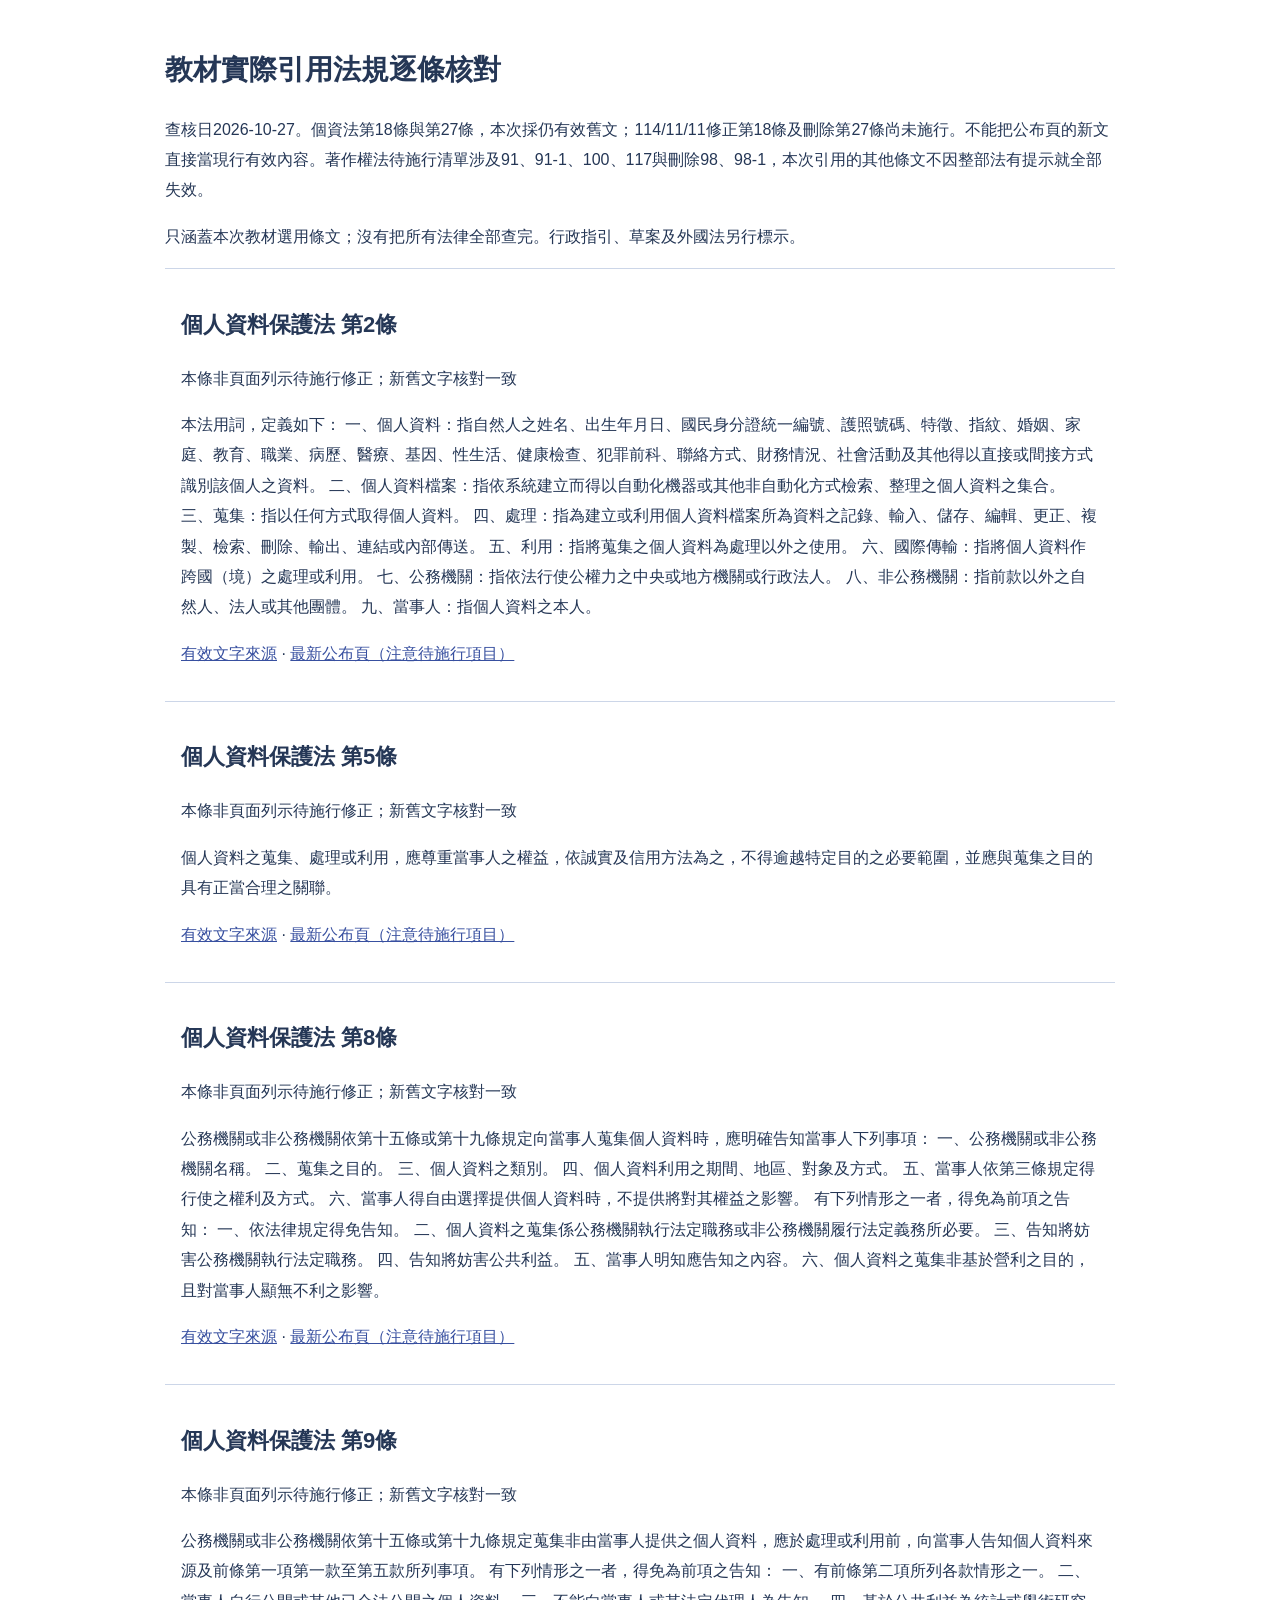
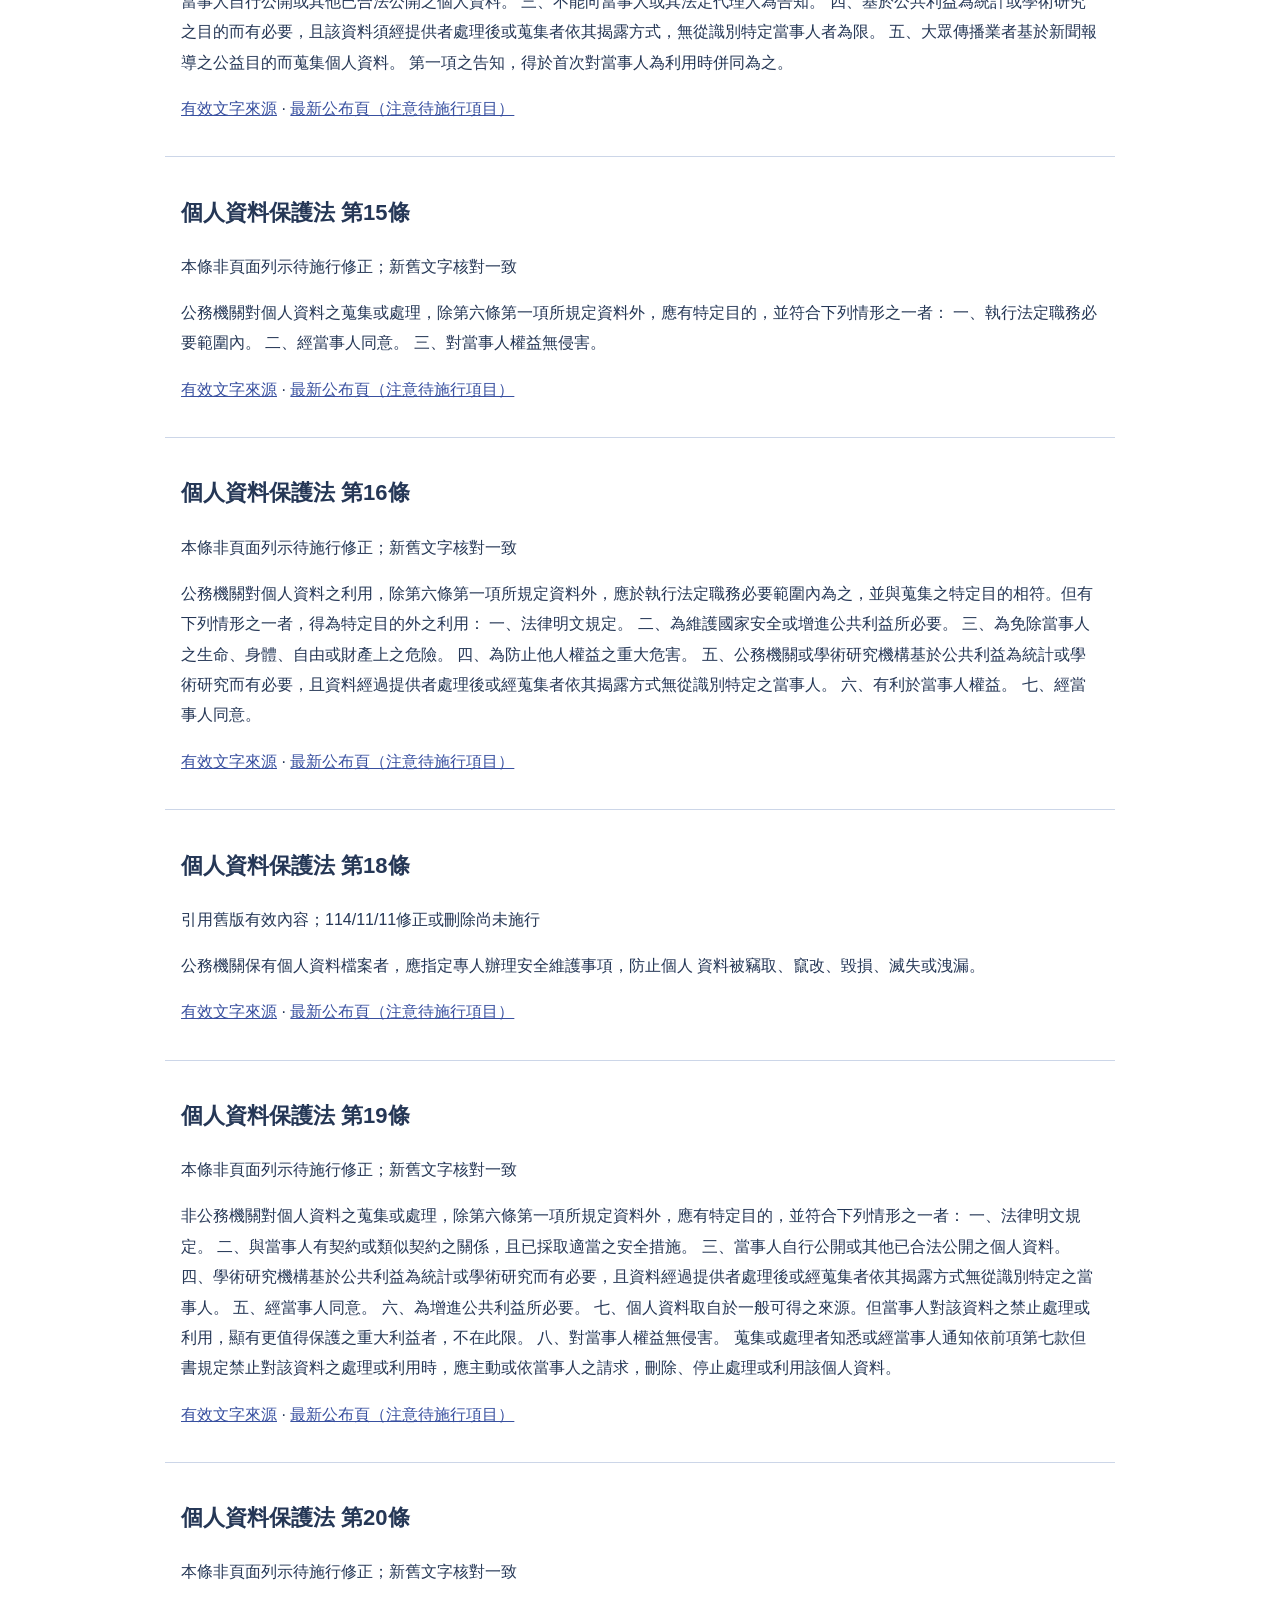
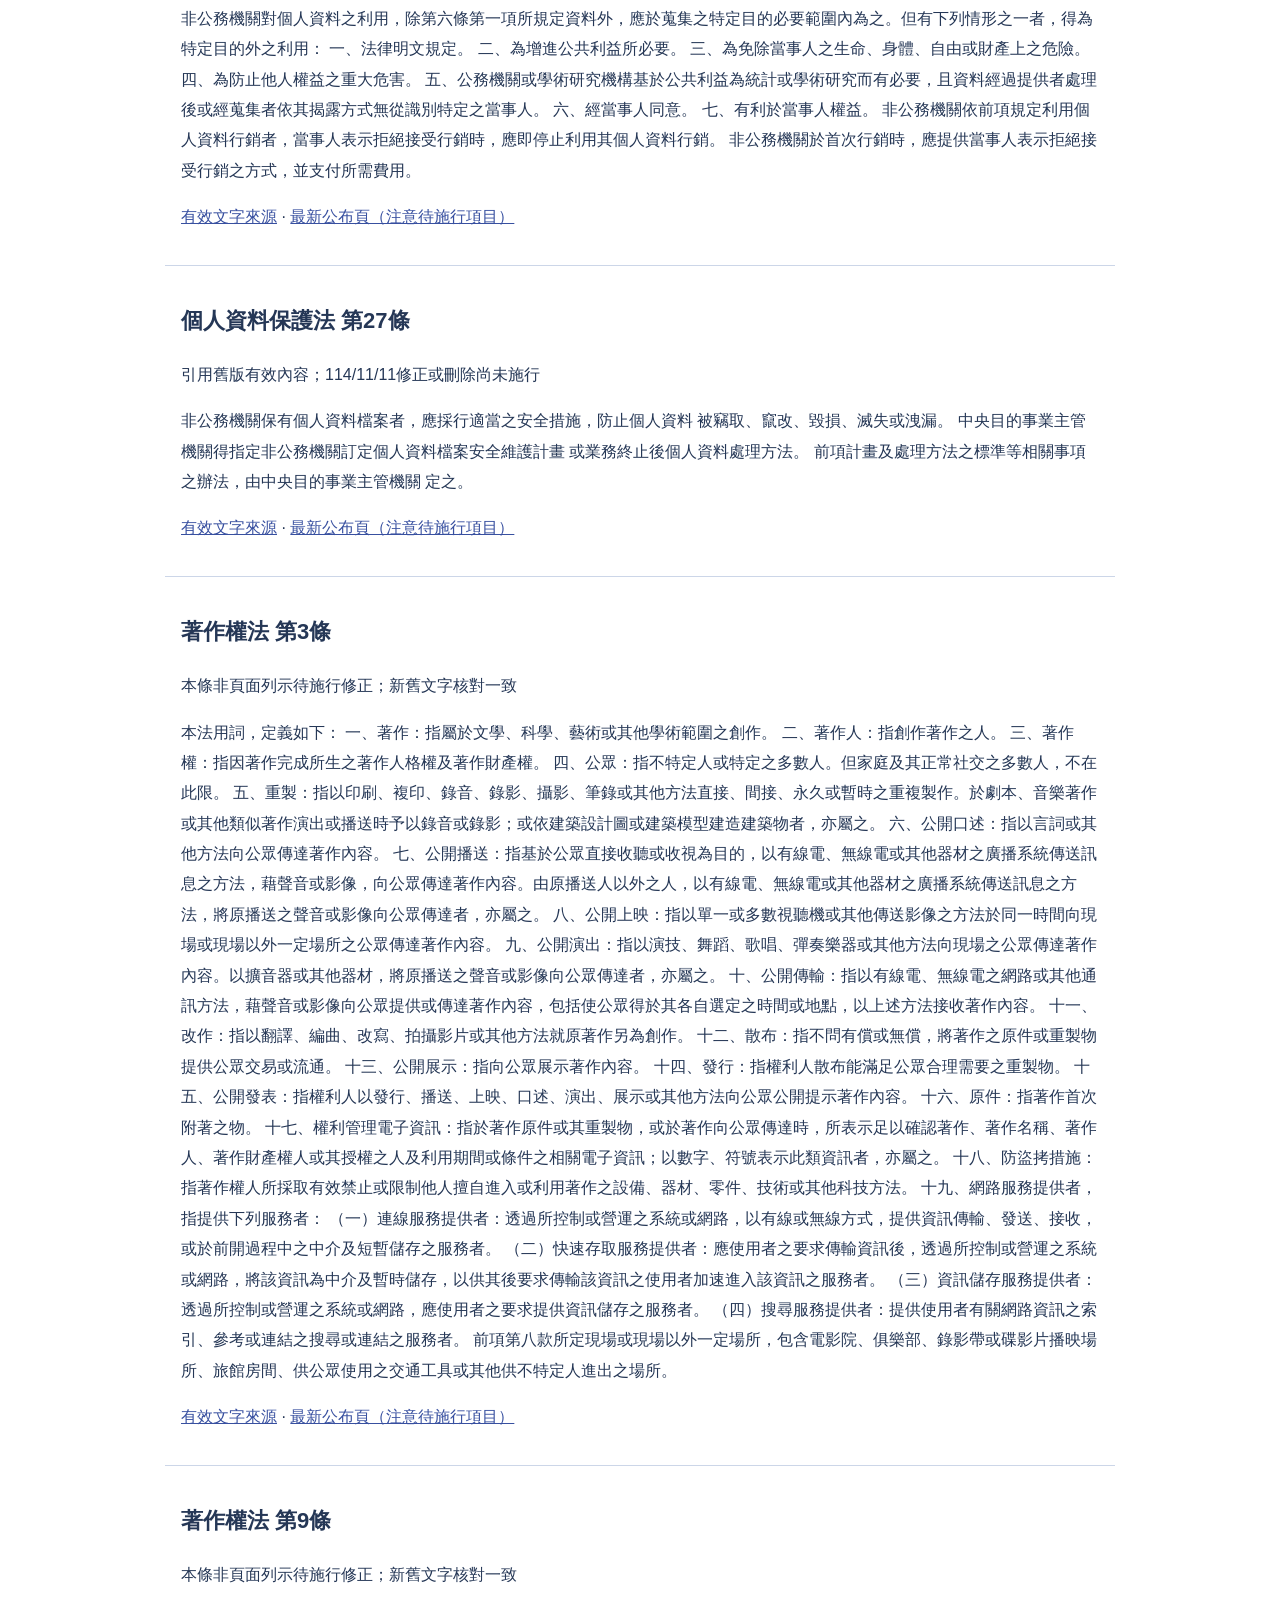
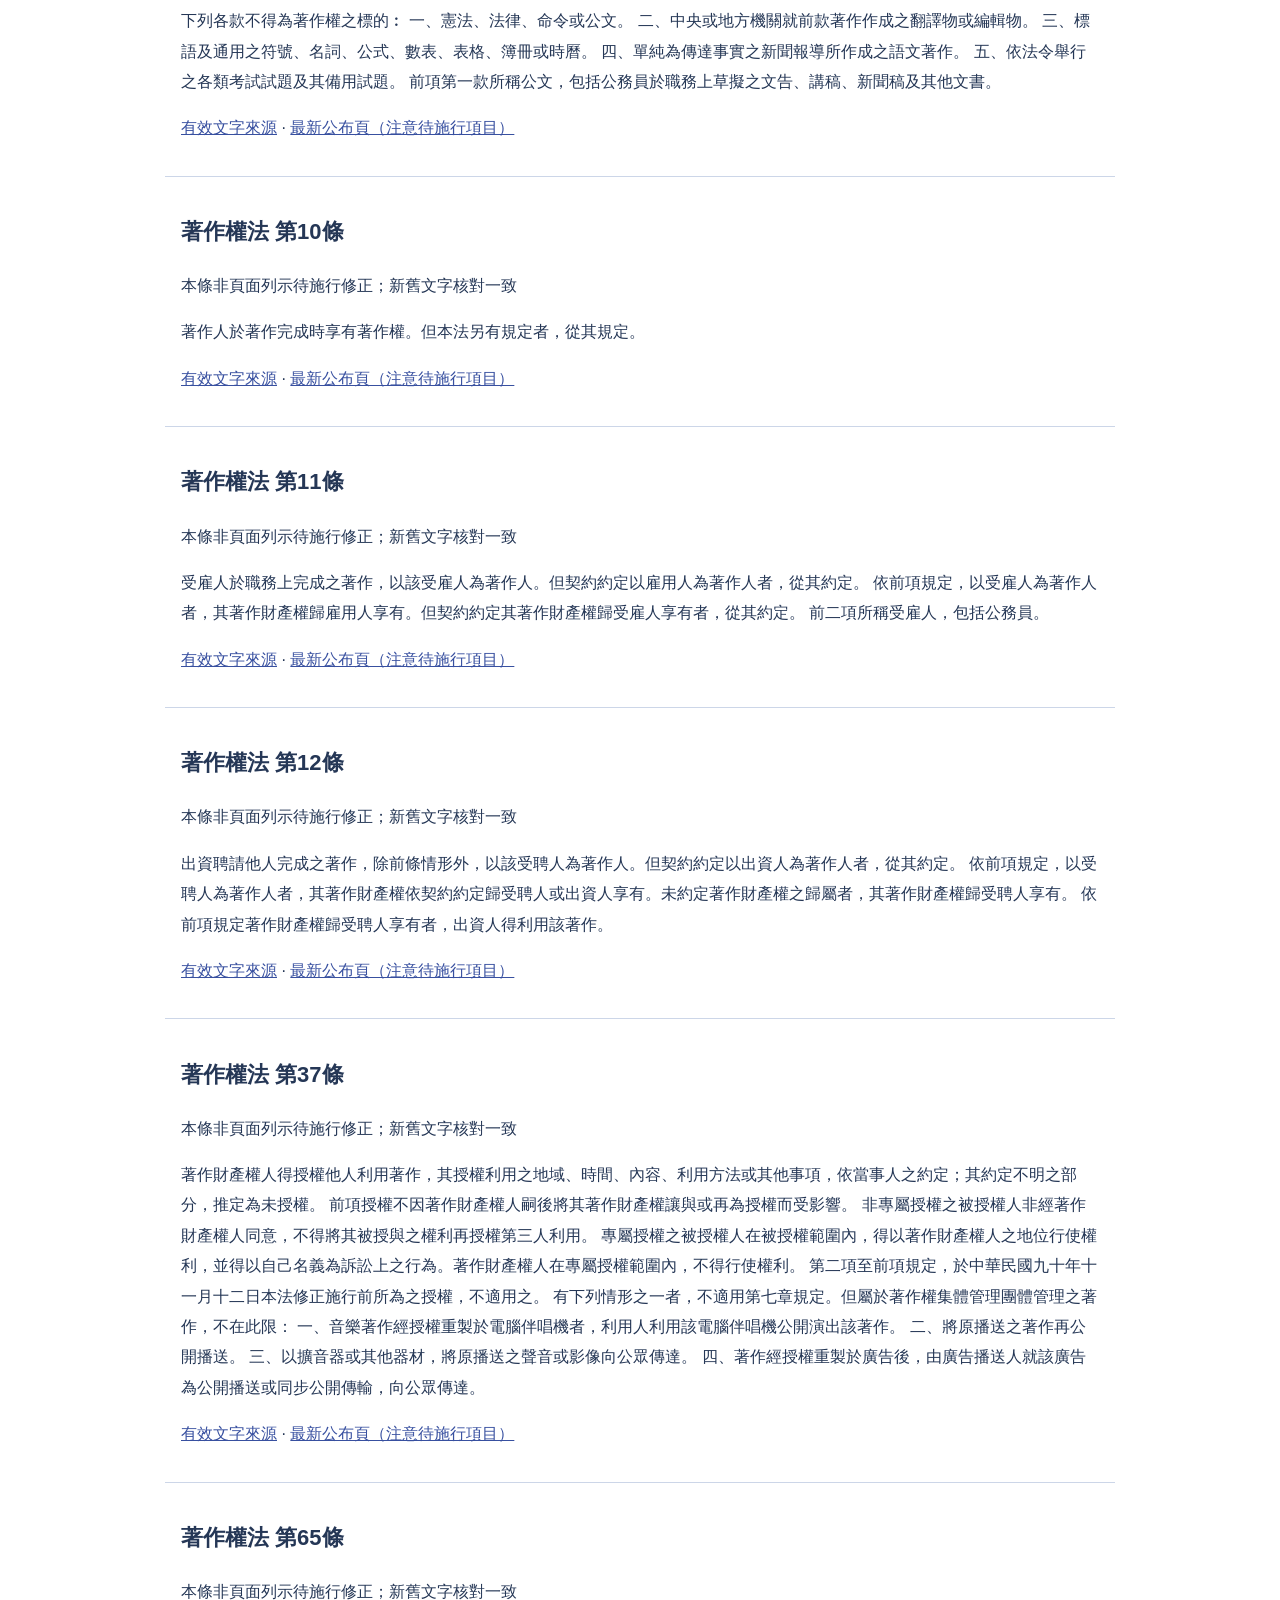
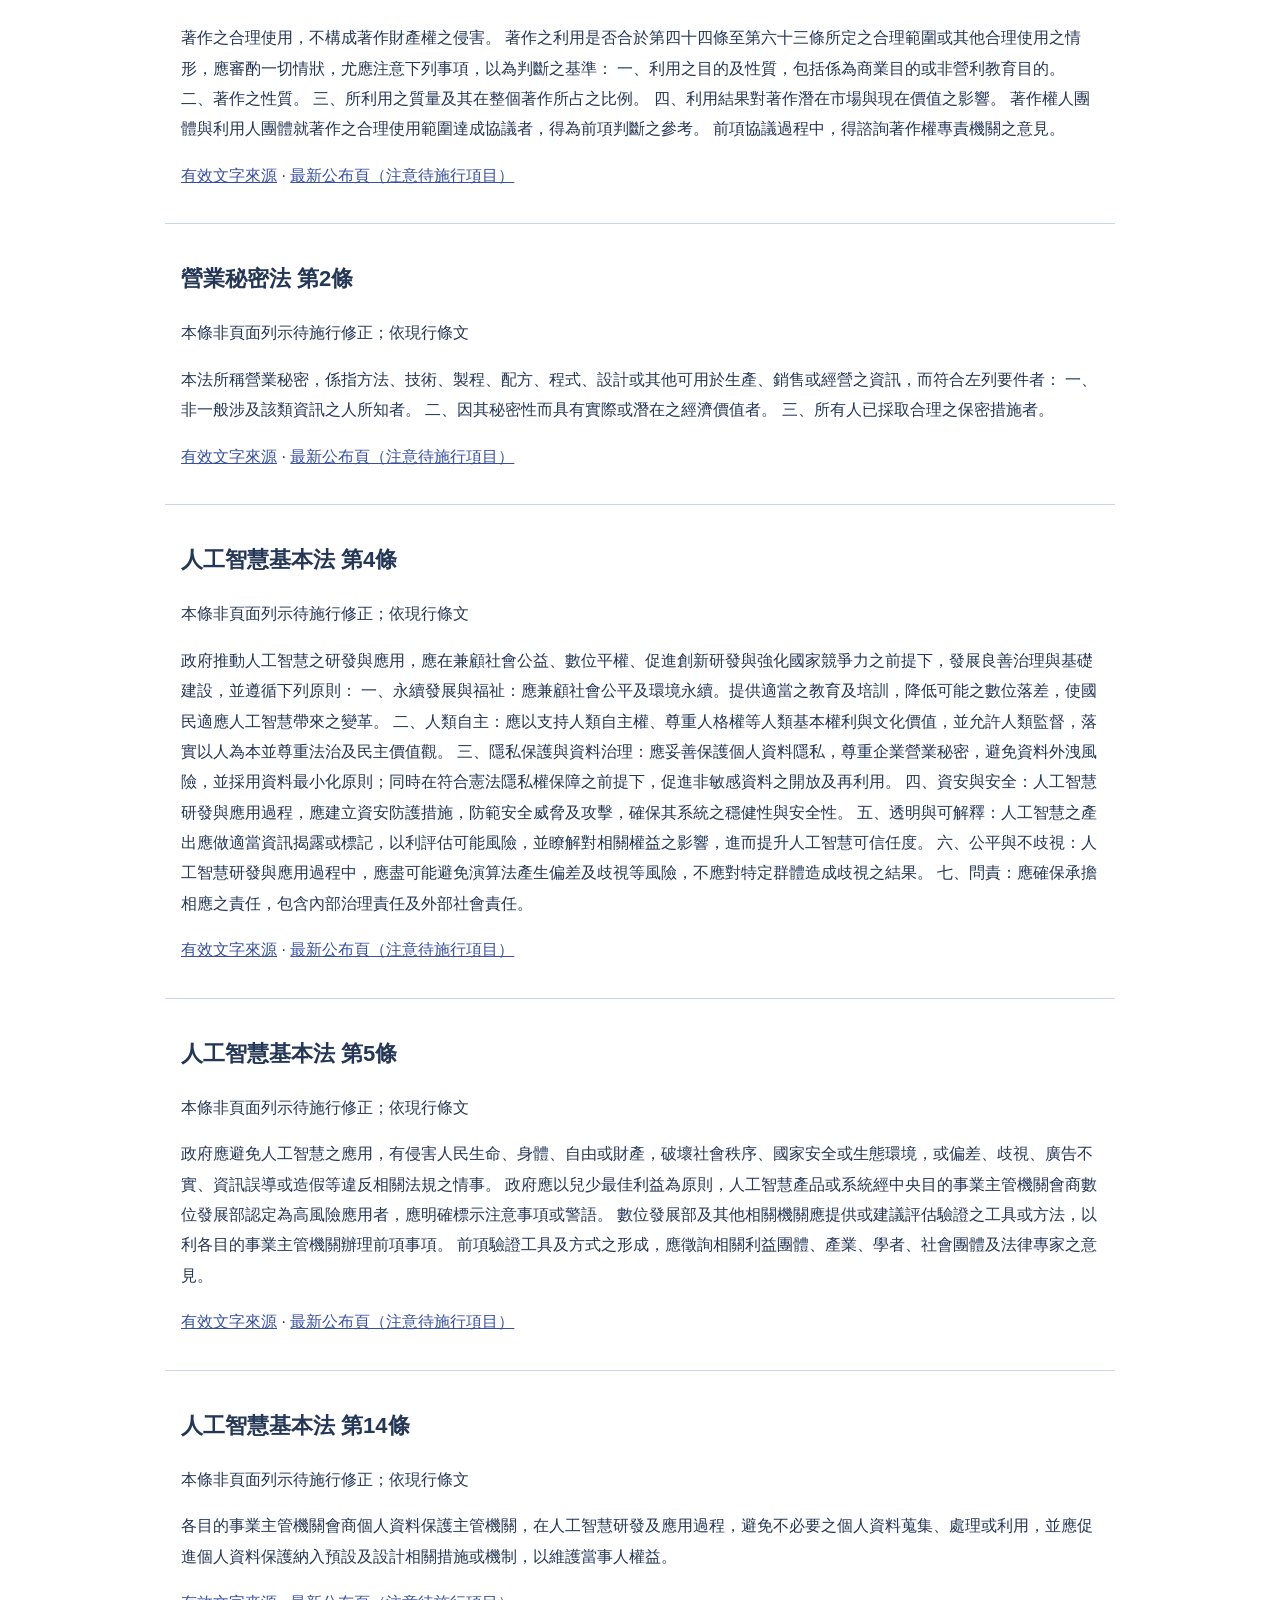
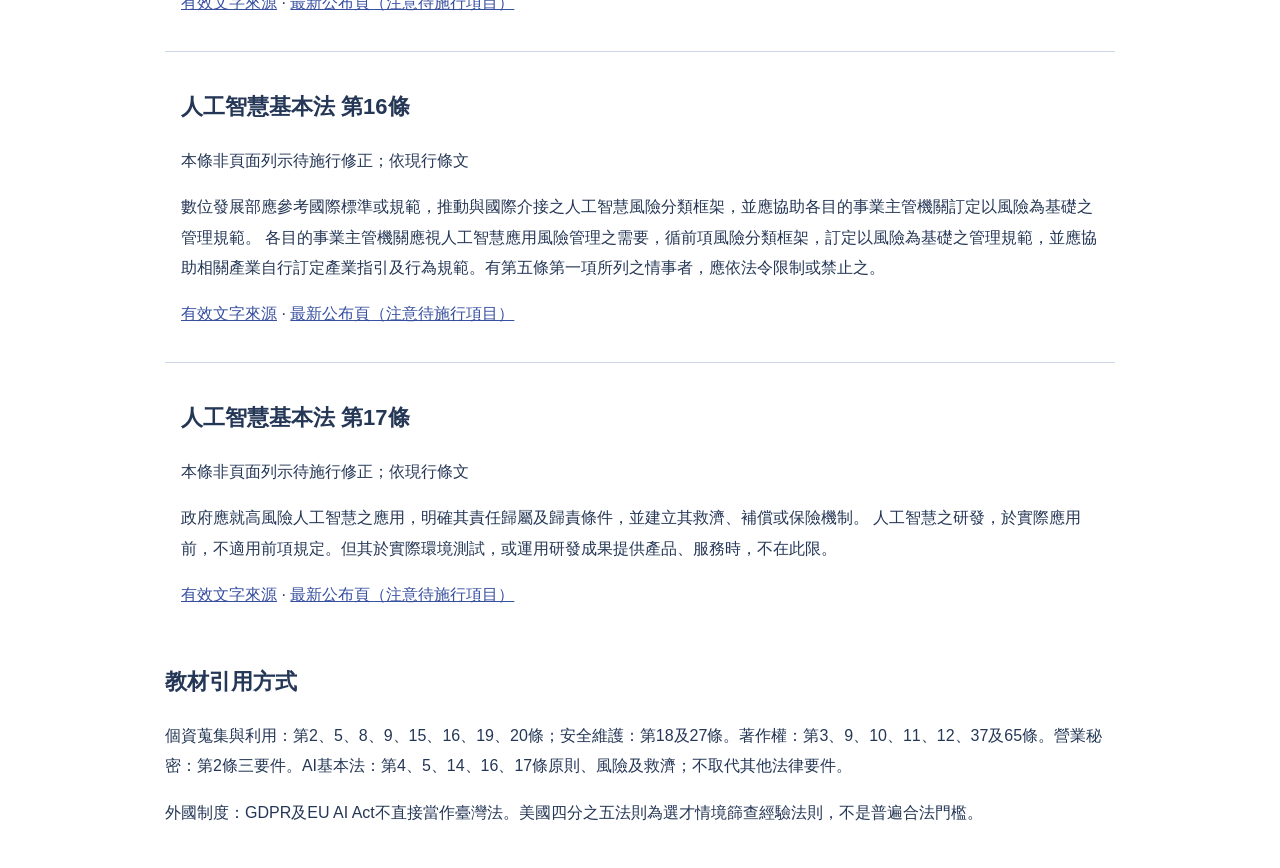
<file: legal-checks.html>
<!doctype html><html lang="zh-Hant-TW"><meta charset="utf-8"><meta name="viewport" content="width=device-width,initial-scale=1"><title>教材引用法規逐條核對</title><style>body{max-width:950px;margin:auto;padding:24px;font:16px/1.9 "Microsoft JhengHei",sans-serif;color:#253756}section{padding:16px;border-top:1px solid #ccd6e8}a{color:#3850a0}h1{font-size:28px}h2{font-size:22px}</style><h1>教材實際引用法規逐條核對</h1><p>查核日2026-10-27。個資法第18條與第27條，本次採仍有效舊文；114/11/11修正第18條及刪除第27條尚未施行。不能把公布頁的新文直接當現行有效內容。著作權法待施行清單涉及91、91-1、100、117與刪除98、98-1，本次引用的其他條文不因整部法有提示就全部失效。</p><p>只涵蓋本次教材選用條文；沒有把所有法律全部查完。行政指引、草案及外國法另行標示。</p><section><h2>個人資料保護法 第2條</h2><p>本條非頁面列示待施行修正；新舊文字核對一致</p><p>本法用詞，定義如下： 一、個人資料：指自然人之姓名、出生年月日、國民身分證統一編號、護照號碼、特徵、指紋、婚姻、家庭、教育、職業、病歷、醫療、基因、性生活、健康檢查、犯罪前科、聯絡方式、財務情況、社會活動及其他得以直接或間接方式識別該個人之資料。 二、個人資料檔案：指依系統建立而得以自動化機器或其他非自動化方式檢索、整理之個人資料之集合。 三、蒐集：指以任何方式取得個人資料。 四、處理：指為建立或利用個人資料檔案所為資料之記錄、輸入、儲存、編輯、更正、複製、檢索、刪除、輸出、連結或內部傳送。 五、利用：指將蒐集之個人資料為處理以外之使用。 六、國際傳輸：指將個人資料作跨國（境）之處理或利用。 七、公務機關：指依法行使公權力之中央或地方機關或行政法人。 八、非公務機關：指前款以外之自然人、法人或其他團體。 九、當事人：指個人資料之本人。</p><p><a href="https://law.moj.gov.tw/LawClass/LawAll.aspx?pcode=I0050021">有效文字來源</a> · <a href="https://law.moj.gov.tw/LawClass/LawAll.aspx?pcode=I0050021">最新公布頁（注意待施行項目）</a></p></section><section><h2>個人資料保護法 第5條</h2><p>本條非頁面列示待施行修正；新舊文字核對一致</p><p>個人資料之蒐集、處理或利用，應尊重當事人之權益，依誠實及信用方法為之，不得逾越特定目的之必要範圍，並應與蒐集之目的具有正當合理之關聯。</p><p><a href="https://law.moj.gov.tw/LawClass/LawAll.aspx?pcode=I0050021">有效文字來源</a> · <a href="https://law.moj.gov.tw/LawClass/LawAll.aspx?pcode=I0050021">最新公布頁（注意待施行項目）</a></p></section><section><h2>個人資料保護法 第8條</h2><p>本條非頁面列示待施行修正；新舊文字核對一致</p><p>公務機關或非公務機關依第十五條或第十九條規定向當事人蒐集個人資料時，應明確告知當事人下列事項： 一、公務機關或非公務機關名稱。 二、蒐集之目的。 三、個人資料之類別。 四、個人資料利用之期間、地區、對象及方式。 五、當事人依第三條規定得行使之權利及方式。 六、當事人得自由選擇提供個人資料時，不提供將對其權益之影響。 有下列情形之一者，得免為前項之告知： 一、依法律規定得免告知。 二、個人資料之蒐集係公務機關執行法定職務或非公務機關履行法定義務所必要。 三、告知將妨害公務機關執行法定職務。 四、告知將妨害公共利益。 五、當事人明知應告知之內容。 六、個人資料之蒐集非基於營利之目的，且對當事人顯無不利之影響。</p><p><a href="https://law.moj.gov.tw/LawClass/LawAll.aspx?pcode=I0050021">有效文字來源</a> · <a href="https://law.moj.gov.tw/LawClass/LawAll.aspx?pcode=I0050021">最新公布頁（注意待施行項目）</a></p></section><section><h2>個人資料保護法 第9條</h2><p>本條非頁面列示待施行修正；新舊文字核對一致</p><p>公務機關或非公務機關依第十五條或第十九條規定蒐集非由當事人提供之個人資料，應於處理或利用前，向當事人告知個人資料來源及前條第一項第一款至第五款所列事項。 有下列情形之一者，得免為前項之告知： 一、有前條第二項所列各款情形之一。 二、當事人自行公開或其他已合法公開之個人資料。 三、不能向當事人或其法定代理人為告知。 四、基於公共利益為統計或學術研究之目的而有必要，且該資料須經提供者處理後或蒐集者依其揭露方式，無從識別特定當事人者為限。 五、大眾傳播業者基於新聞報導之公益目的而蒐集個人資料。 第一項之告知，得於首次對當事人為利用時併同為之。</p><p><a href="https://law.moj.gov.tw/LawClass/LawAll.aspx?pcode=I0050021">有效文字來源</a> · <a href="https://law.moj.gov.tw/LawClass/LawAll.aspx?pcode=I0050021">最新公布頁（注意待施行項目）</a></p></section><section><h2>個人資料保護法 第15條</h2><p>本條非頁面列示待施行修正；新舊文字核對一致</p><p>公務機關對個人資料之蒐集或處理，除第六條第一項所規定資料外，應有特定目的，並符合下列情形之一者： 一、執行法定職務必要範圍內。 二、經當事人同意。 三、對當事人權益無侵害。</p><p><a href="https://law.moj.gov.tw/LawClass/LawAll.aspx?pcode=I0050021">有效文字來源</a> · <a href="https://law.moj.gov.tw/LawClass/LawAll.aspx?pcode=I0050021">最新公布頁（注意待施行項目）</a></p></section><section><h2>個人資料保護法 第16條</h2><p>本條非頁面列示待施行修正；新舊文字核對一致</p><p>公務機關對個人資料之利用，除第六條第一項所規定資料外，應於執行法定職務必要範圍內為之，並與蒐集之特定目的相符。但有下列情形之一者，得為特定目的外之利用： 一、法律明文規定。 二、為維護國家安全或增進公共利益所必要。 三、為免除當事人之生命、身體、自由或財產上之危險。 四、為防止他人權益之重大危害。 五、公務機關或學術研究機構基於公共利益為統計或學術研究而有必要，且資料經過提供者處理後或經蒐集者依其揭露方式無從識別特定之當事人。 六、有利於當事人權益。 七、經當事人同意。</p><p><a href="https://law.moj.gov.tw/LawClass/LawAll.aspx?pcode=I0050021">有效文字來源</a> · <a href="https://law.moj.gov.tw/LawClass/LawAll.aspx?pcode=I0050021">最新公布頁（注意待施行項目）</a></p></section><section><h2>個人資料保護法 第18條</h2><p>引用舊版有效內容；114/11/11修正或刪除尚未施行</p><p>公務機關保有個人資料檔案者，應指定專人辦理安全維護事項，防止個人
資料被竊取、竄改、毀損、滅失或洩漏。</p><p><a href="https://law.moj.gov.tw/LawClass/LawOldVer.aspx?pcode=I0050021">有效文字來源</a> · <a href="https://law.moj.gov.tw/LawClass/LawAll.aspx?pcode=I0050021">最新公布頁（注意待施行項目）</a></p></section><section><h2>個人資料保護法 第19條</h2><p>本條非頁面列示待施行修正；新舊文字核對一致</p><p>非公務機關對個人資料之蒐集或處理，除第六條第一項所規定資料外，應有特定目的，並符合下列情形之一者： 一、法律明文規定。 二、與當事人有契約或類似契約之關係，且已採取適當之安全措施。 三、當事人自行公開或其他已合法公開之個人資料。 四、學術研究機構基於公共利益為統計或學術研究而有必要，且資料經過提供者處理後或經蒐集者依其揭露方式無從識別特定之當事人。 五、經當事人同意。 六、為增進公共利益所必要。 七、個人資料取自於一般可得之來源。但當事人對該資料之禁止處理或利用，顯有更值得保護之重大利益者，不在此限。 八、對當事人權益無侵害。 蒐集或處理者知悉或經當事人通知依前項第七款但書規定禁止對該資料之處理或利用時，應主動或依當事人之請求，刪除、停止處理或利用該個人資料。</p><p><a href="https://law.moj.gov.tw/LawClass/LawAll.aspx?pcode=I0050021">有效文字來源</a> · <a href="https://law.moj.gov.tw/LawClass/LawAll.aspx?pcode=I0050021">最新公布頁（注意待施行項目）</a></p></section><section><h2>個人資料保護法 第20條</h2><p>本條非頁面列示待施行修正；新舊文字核對一致</p><p>非公務機關對個人資料之利用，除第六條第一項所規定資料外，應於蒐集之特定目的必要範圍內為之。但有下列情形之一者，得為特定目的外之利用： 一、法律明文規定。 二、為增進公共利益所必要。 三、為免除當事人之生命、身體、自由或財產上之危險。 四、為防止他人權益之重大危害。 五、公務機關或學術研究機構基於公共利益為統計或學術研究而有必要，且資料經過提供者處理後或經蒐集者依其揭露方式無從識別特定之當事人。 六、經當事人同意。 七、有利於當事人權益。 非公務機關依前項規定利用個人資料行銷者，當事人表示拒絕接受行銷時，應即停止利用其個人資料行銷。 非公務機關於首次行銷時，應提供當事人表示拒絕接受行銷之方式，並支付所需費用。</p><p><a href="https://law.moj.gov.tw/LawClass/LawAll.aspx?pcode=I0050021">有效文字來源</a> · <a href="https://law.moj.gov.tw/LawClass/LawAll.aspx?pcode=I0050021">最新公布頁（注意待施行項目）</a></p></section><section><h2>個人資料保護法 第27條</h2><p>引用舊版有效內容；114/11/11修正或刪除尚未施行</p><p>非公務機關保有個人資料檔案者，應採行適當之安全措施，防止個人資料
被竊取、竄改、毀損、滅失或洩漏。
中央目的事業主管機關得指定非公務機關訂定個人資料檔案安全維護計畫
或業務終止後個人資料處理方法。
前項計畫及處理方法之標準等相關事項之辦法，由中央目的事業主管機關
定之。</p><p><a href="https://law.moj.gov.tw/LawClass/LawOldVer.aspx?pcode=I0050021">有效文字來源</a> · <a href="https://law.moj.gov.tw/LawClass/LawAll.aspx?pcode=I0050021">最新公布頁（注意待施行項目）</a></p></section><section><h2>著作權法 第3條</h2><p>本條非頁面列示待施行修正；新舊文字核對一致</p><p>本法用詞，定義如下： 一、著作：指屬於文學、科學、藝術或其他學術範圍之創作。 二、著作人：指創作著作之人。 三、著作權：指因著作完成所生之著作人格權及著作財產權。 四、公眾：指不特定人或特定之多數人。但家庭及其正常社交之多數人，不在此限。 五、重製：指以印刷、複印、錄音、錄影、攝影、筆錄或其他方法直接、間接、永久或暫時之重複製作。於劇本、音樂著作或其他類似著作演出或播送時予以錄音或錄影；或依建築設計圖或建築模型建造建築物者，亦屬之。 六、公開口述：指以言詞或其他方法向公眾傳達著作內容。 七、公開播送：指基於公眾直接收聽或收視為目的，以有線電、無線電或其他器材之廣播系統傳送訊息之方法，藉聲音或影像，向公眾傳達著作內容。由原播送人以外之人，以有線電、無線電或其他器材之廣播系統傳送訊息之方法，將原播送之聲音或影像向公眾傳達者，亦屬之。 八、公開上映：指以單一或多數視聽機或其他傳送影像之方法於同一時間向現場或現場以外一定場所之公眾傳達著作內容。 九、公開演出：指以演技、舞蹈、歌唱、彈奏樂器或其他方法向現場之公眾傳達著作內容。以擴音器或其他器材，將原播送之聲音或影像向公眾傳達者，亦屬之。 十、公開傳輸：指以有線電、無線電之網路或其他通訊方法，藉聲音或影像向公眾提供或傳達著作內容，包括使公眾得於其各自選定之時間或地點，以上述方法接收著作內容。 十一、改作：指以翻譯、編曲、改寫、拍攝影片或其他方法就原著作另為創作。 十二、散布：指不問有償或無償，將著作之原件或重製物提供公眾交易或流通。 十三、公開展示：指向公眾展示著作內容。 十四、發行：指權利人散布能滿足公眾合理需要之重製物。 十五、公開發表：指權利人以發行、播送、上映、口述、演出、展示或其他方法向公眾公開提示著作內容。 十六、原件：指著作首次附著之物。 十七、權利管理電子資訊：指於著作原件或其重製物，或於著作向公眾傳達時，所表示足以確認著作、著作名稱、著作人、著作財產權人或其授權之人及利用期間或條件之相關電子資訊；以數字、符號表示此類資訊者，亦屬之。 十八、防盜拷措施：指著作權人所採取有效禁止或限制他人擅自進入或利用著作之設備、器材、零件、技術或其他科技方法。 十九、網路服務提供者，指提供下列服務者： （一）連線服務提供者：透過所控制或營運之系統或網路，以有線或無線方式，提供資訊傳輸、發送、接收，或於前開過程中之中介及短暫儲存之服務者。 （二）快速存取服務提供者：應使用者之要求傳輸資訊後，透過所控制或營運之系統或網路，將該資訊為中介及暫時儲存，以供其後要求傳輸該資訊之使用者加速進入該資訊之服務者。 （三）資訊儲存服務提供者：透過所控制或營運之系統或網路，應使用者之要求提供資訊儲存之服務者。 （四）搜尋服務提供者：提供使用者有關網路資訊之索引、參考或連結之搜尋或連結之服務者。 前項第八款所定現場或現場以外一定場所，包含電影院、俱樂部、錄影帶或碟影片播映場所、旅館房間、供公眾使用之交通工具或其他供不特定人進出之場所。</p><p><a href="https://law.moj.gov.tw/LawClass/LawAll.aspx?pcode=J0070017">有效文字來源</a> · <a href="https://law.moj.gov.tw/LawClass/LawAll.aspx?pcode=J0070017">最新公布頁（注意待施行項目）</a></p></section><section><h2>著作權法 第9條</h2><p>本條非頁面列示待施行修正；新舊文字核對一致</p><p>下列各款不得為著作權之標的︰ 一、憲法、法律、命令或公文。 二、中央或地方機關就前款著作作成之翻譯物或編輯物。 三、標語及通用之符號、名詞、公式、數表、表格、簿冊或時曆。 四、單純為傳達事實之新聞報導所作成之語文著作。 五、依法令舉行之各類考試試題及其備用試題。 前項第一款所稱公文，包括公務員於職務上草擬之文告、講稿、新聞稿及其他文書。</p><p><a href="https://law.moj.gov.tw/LawClass/LawAll.aspx?pcode=J0070017">有效文字來源</a> · <a href="https://law.moj.gov.tw/LawClass/LawAll.aspx?pcode=J0070017">最新公布頁（注意待施行項目）</a></p></section><section><h2>著作權法 第10條</h2><p>本條非頁面列示待施行修正；新舊文字核對一致</p><p>著作人於著作完成時享有著作權。但本法另有規定者，從其規定。</p><p><a href="https://law.moj.gov.tw/LawClass/LawAll.aspx?pcode=J0070017">有效文字來源</a> · <a href="https://law.moj.gov.tw/LawClass/LawAll.aspx?pcode=J0070017">最新公布頁（注意待施行項目）</a></p></section><section><h2>著作權法 第11條</h2><p>本條非頁面列示待施行修正；新舊文字核對一致</p><p>受雇人於職務上完成之著作，以該受雇人為著作人。但契約約定以雇用人為著作人者，從其約定。 依前項規定，以受雇人為著作人者，其著作財產權歸雇用人享有。但契約約定其著作財產權歸受雇人享有者，從其約定。 前二項所稱受雇人，包括公務員。</p><p><a href="https://law.moj.gov.tw/LawClass/LawAll.aspx?pcode=J0070017">有效文字來源</a> · <a href="https://law.moj.gov.tw/LawClass/LawAll.aspx?pcode=J0070017">最新公布頁（注意待施行項目）</a></p></section><section><h2>著作權法 第12條</h2><p>本條非頁面列示待施行修正；新舊文字核對一致</p><p>出資聘請他人完成之著作，除前條情形外，以該受聘人為著作人。但契約約定以出資人為著作人者，從其約定。 依前項規定，以受聘人為著作人者，其著作財產權依契約約定歸受聘人或出資人享有。未約定著作財產權之歸屬者，其著作財產權歸受聘人享有。 依前項規定著作財產權歸受聘人享有者，出資人得利用該著作。</p><p><a href="https://law.moj.gov.tw/LawClass/LawAll.aspx?pcode=J0070017">有效文字來源</a> · <a href="https://law.moj.gov.tw/LawClass/LawAll.aspx?pcode=J0070017">最新公布頁（注意待施行項目）</a></p></section><section><h2>著作權法 第37條</h2><p>本條非頁面列示待施行修正；新舊文字核對一致</p><p>著作財產權人得授權他人利用著作，其授權利用之地域、時間、內容、利用方法或其他事項，依當事人之約定；其約定不明之部分，推定為未授權。 前項授權不因著作財產權人嗣後將其著作財產權讓與或再為授權而受影響。 非專屬授權之被授權人非經著作財產權人同意，不得將其被授與之權利再授權第三人利用。 專屬授權之被授權人在被授權範圍內，得以著作財產權人之地位行使權利，並得以自己名義為訴訟上之行為。著作財產權人在專屬授權範圍內，不得行使權利。 第二項至前項規定，於中華民國九十年十一月十二日本法修正施行前所為之授權，不適用之。 有下列情形之一者，不適用第七章規定。但屬於著作權集體管理團體管理之著作，不在此限： 一、音樂著作經授權重製於電腦伴唱機者，利用人利用該電腦伴唱機公開演出該著作。 二、將原播送之著作再公開播送。 三、以擴音器或其他器材，將原播送之聲音或影像向公眾傳達。 四、著作經授權重製於廣告後，由廣告播送人就該廣告為公開播送或同步公開傳輸，向公眾傳達。</p><p><a href="https://law.moj.gov.tw/LawClass/LawAll.aspx?pcode=J0070017">有效文字來源</a> · <a href="https://law.moj.gov.tw/LawClass/LawAll.aspx?pcode=J0070017">最新公布頁（注意待施行項目）</a></p></section><section><h2>著作權法 第65條</h2><p>本條非頁面列示待施行修正；新舊文字核對一致</p><p>著作之合理使用，不構成著作財產權之侵害。 著作之利用是否合於第四十四條至第六十三條所定之合理範圍或其他合理使用之情形，應審酌一切情狀，尤應注意下列事項，以為判斷之基準： 一、利用之目的及性質，包括係為商業目的或非營利教育目的。 二、著作之性質。 三、所利用之質量及其在整個著作所占之比例。 四、利用結果對著作潛在市場與現在價值之影響。 著作權人團體與利用人團體就著作之合理使用範圍達成協議者，得為前項判斷之參考。 前項協議過程中，得諮詢著作權專責機關之意見。</p><p><a href="https://law.moj.gov.tw/LawClass/LawAll.aspx?pcode=J0070017">有效文字來源</a> · <a href="https://law.moj.gov.tw/LawClass/LawAll.aspx?pcode=J0070017">最新公布頁（注意待施行項目）</a></p></section><section><h2>營業秘密法 第2條</h2><p>本條非頁面列示待施行修正；依現行條文</p><p>本法所稱營業秘密，係指方法、技術、製程、配方、程式、設計或其他可用於生產、銷售或經營之資訊，而符合左列要件者： 一、非一般涉及該類資訊之人所知者。 二、因其秘密性而具有實際或潛在之經濟價值者。 三、所有人已採取合理之保密措施者。</p><p><a href="https://law.moj.gov.tw/LawClass/LawAll.aspx?pcode=J0080028">有效文字來源</a> · <a href="https://law.moj.gov.tw/LawClass/LawAll.aspx?pcode=J0080028">最新公布頁（注意待施行項目）</a></p></section><section><h2>人工智慧基本法 第4條</h2><p>本條非頁面列示待施行修正；依現行條文</p><p>政府推動人工智慧之研發與應用，應在兼顧社會公益、數位平權、促進創新研發與強化國家競爭力之前提下，發展良善治理與基礎建設，並遵循下列原則： 一、永續發展與福祉：應兼顧社會公平及環境永續。提供適當之教育及培訓，降低可能之數位落差，使國民適應人工智慧帶來之變革。 二、人類自主：應以支持人類自主權、尊重人格權等人類基本權利與文化價值，並允許人類監督，落實以人為本並尊重法治及民主價值觀。 三、隱私保護與資料治理：應妥善保護個人資料隱私，尊重企業營業秘密，避免資料外洩風險，並採用資料最小化原則；同時在符合憲法隱私權保障之前提下，促進非敏感資料之開放及再利用。 四、資安與安全：人工智慧研發與應用過程，應建立資安防護措施，防範安全威脅及攻擊，確保其系統之穩健性與安全性。 五、透明與可解釋：人工智慧之產出應做適當資訊揭露或標記，以利評估可能風險，並瞭解對相關權益之影響，進而提升人工智慧可信任度。 六、公平與不歧視：人工智慧研發與應用過程中，應盡可能避免演算法產生偏差及歧視等風險，不應對特定群體造成歧視之結果。 七、問責：應確保承擔相應之責任，包含內部治理責任及外部社會責任。</p><p><a href="https://law.moj.gov.tw/LawClass/LawAll.aspx?pcode=H0160093">有效文字來源</a> · <a href="https://law.moj.gov.tw/LawClass/LawAll.aspx?pcode=H0160093">最新公布頁（注意待施行項目）</a></p></section><section><h2>人工智慧基本法 第5條</h2><p>本條非頁面列示待施行修正；依現行條文</p><p>政府應避免人工智慧之應用，有侵害人民生命、身體、自由或財產，破壞社會秩序、國家安全或生態環境，或偏差、歧視、廣告不實、資訊誤導或造假等違反相關法規之情事。 政府應以兒少最佳利益為原則，人工智慧產品或系統經中央目的事業主管機關會商數位發展部認定為高風險應用者，應明確標示注意事項或警語。 數位發展部及其他相關機關應提供或建議評估驗證之工具或方法，以利各目的事業主管機關辦理前項事項。 前項驗證工具及方式之形成，應徵詢相關利益團體、產業、學者、社會團體及法律專家之意見。</p><p><a href="https://law.moj.gov.tw/LawClass/LawAll.aspx?pcode=H0160093">有效文字來源</a> · <a href="https://law.moj.gov.tw/LawClass/LawAll.aspx?pcode=H0160093">最新公布頁（注意待施行項目）</a></p></section><section><h2>人工智慧基本法 第14條</h2><p>本條非頁面列示待施行修正；依現行條文</p><p>各目的事業主管機關會商個人資料保護主管機關，在人工智慧研發及應用過程，避免不必要之個人資料蒐集、處理或利用，並應促進個人資料保護納入預設及設計相關措施或機制，以維護當事人權益。</p><p><a href="https://law.moj.gov.tw/LawClass/LawAll.aspx?pcode=H0160093">有效文字來源</a> · <a href="https://law.moj.gov.tw/LawClass/LawAll.aspx?pcode=H0160093">最新公布頁（注意待施行項目）</a></p></section><section><h2>人工智慧基本法 第16條</h2><p>本條非頁面列示待施行修正；依現行條文</p><p>數位發展部應參考國際標準或規範，推動與國際介接之人工智慧風險分類框架，並應協助各目的事業主管機關訂定以風險為基礎之管理規範。 各目的事業主管機關應視人工智慧應用風險管理之需要，循前項風險分類框架，訂定以風險為基礎之管理規範，並應協助相關產業自行訂定產業指引及行為規範。有第五條第一項所列之情事者，應依法令限制或禁止之。</p><p><a href="https://law.moj.gov.tw/LawClass/LawAll.aspx?pcode=H0160093">有效文字來源</a> · <a href="https://law.moj.gov.tw/LawClass/LawAll.aspx?pcode=H0160093">最新公布頁（注意待施行項目）</a></p></section><section><h2>人工智慧基本法 第17條</h2><p>本條非頁面列示待施行修正；依現行條文</p><p>政府應就高風險人工智慧之應用，明確其責任歸屬及歸責條件，並建立其救濟、補償或保險機制。 人工智慧之研發，於實際應用前，不適用前項規定。但其於實際環境測試，或運用研發成果提供產品、服務時，不在此限。</p><p><a href="https://law.moj.gov.tw/LawClass/LawAll.aspx?pcode=H0160093">有效文字來源</a> · <a href="https://law.moj.gov.tw/LawClass/LawAll.aspx?pcode=H0160093">最新公布頁（注意待施行項目）</a></p></section><h2>教材引用方式</h2><p>個資蒐集與利用：第2、5、8、9、15、16、19、20條；安全維護：第18及27條。著作權：第3、9、10、11、12、37及65條。營業秘密：第2條三要件。AI基本法：第4、5、14、16、17條原則、風險及救濟；不取代其他法律要件。</p><p>外國制度：GDPR及EU AI Act不直接當作臺灣法。美國四分之五法則為選才情境篩查經驗法則，不是普遍合法門檻。</p></html>
</file>
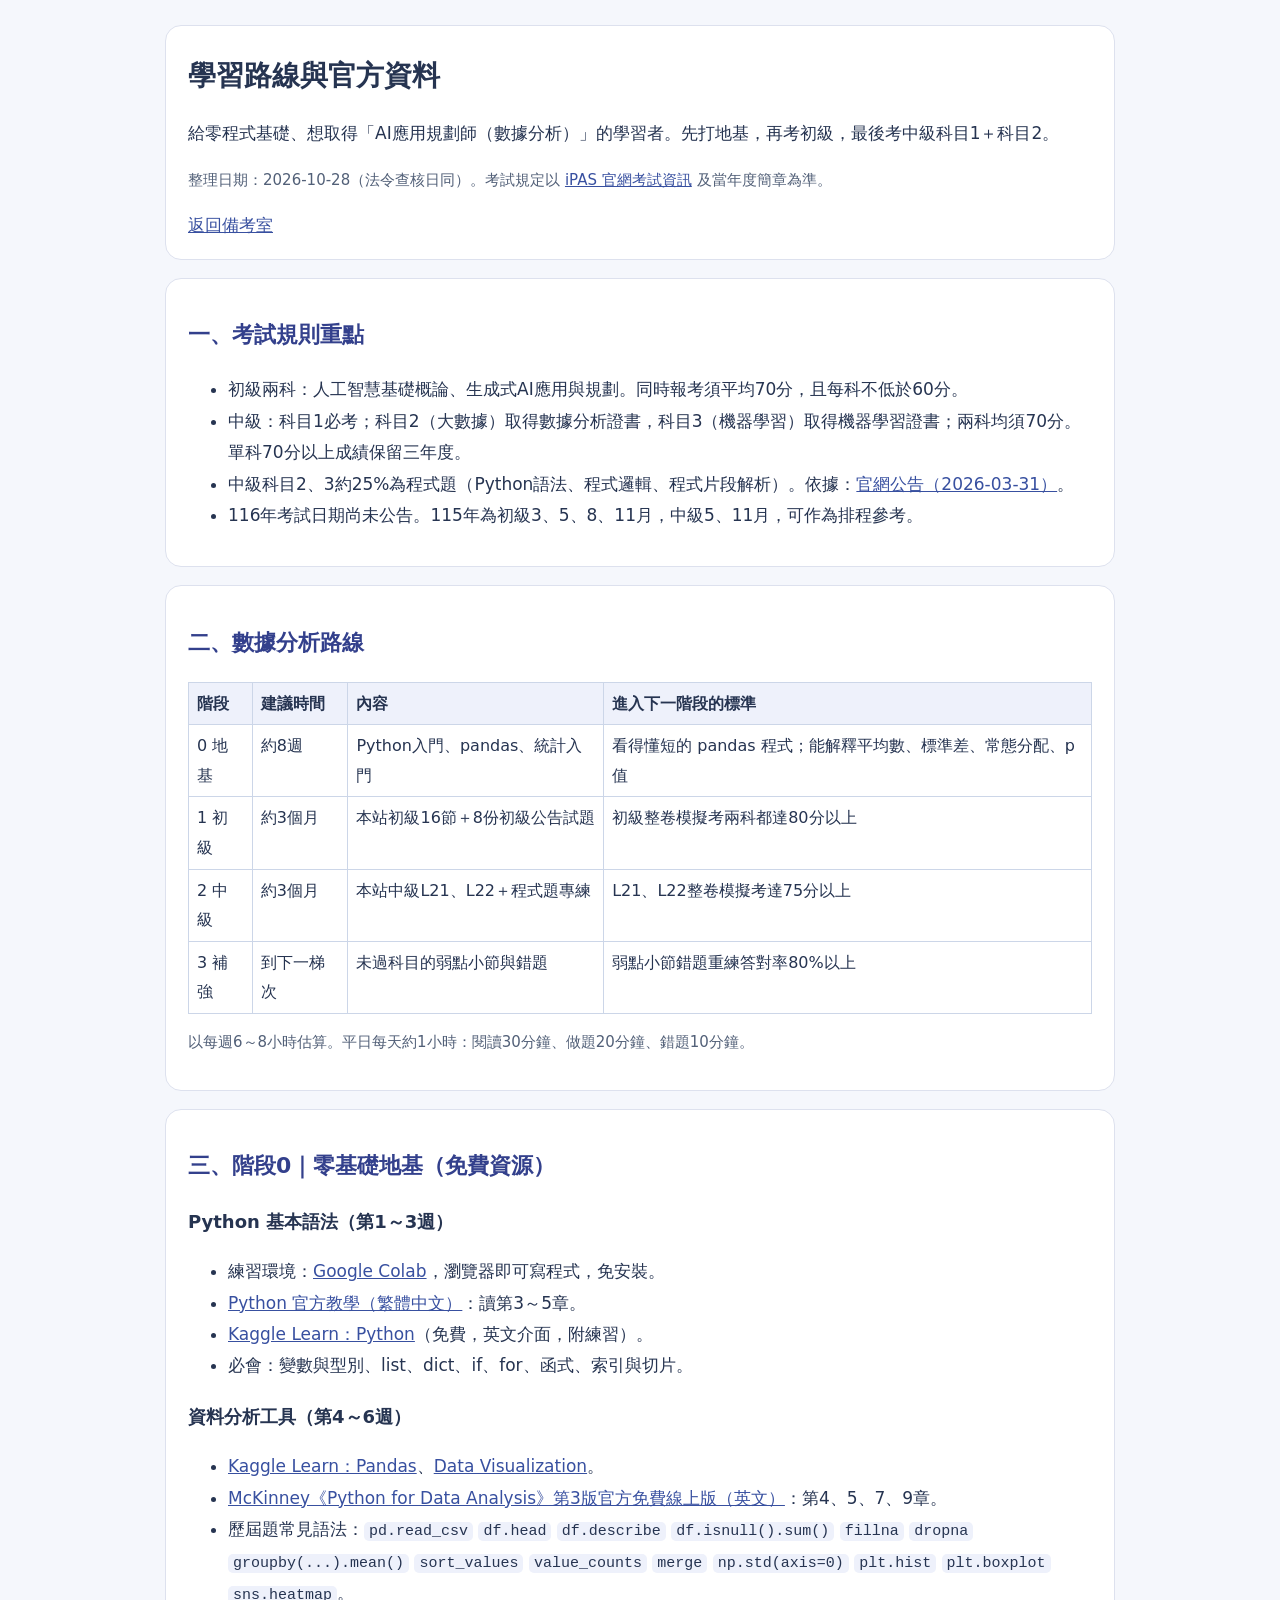
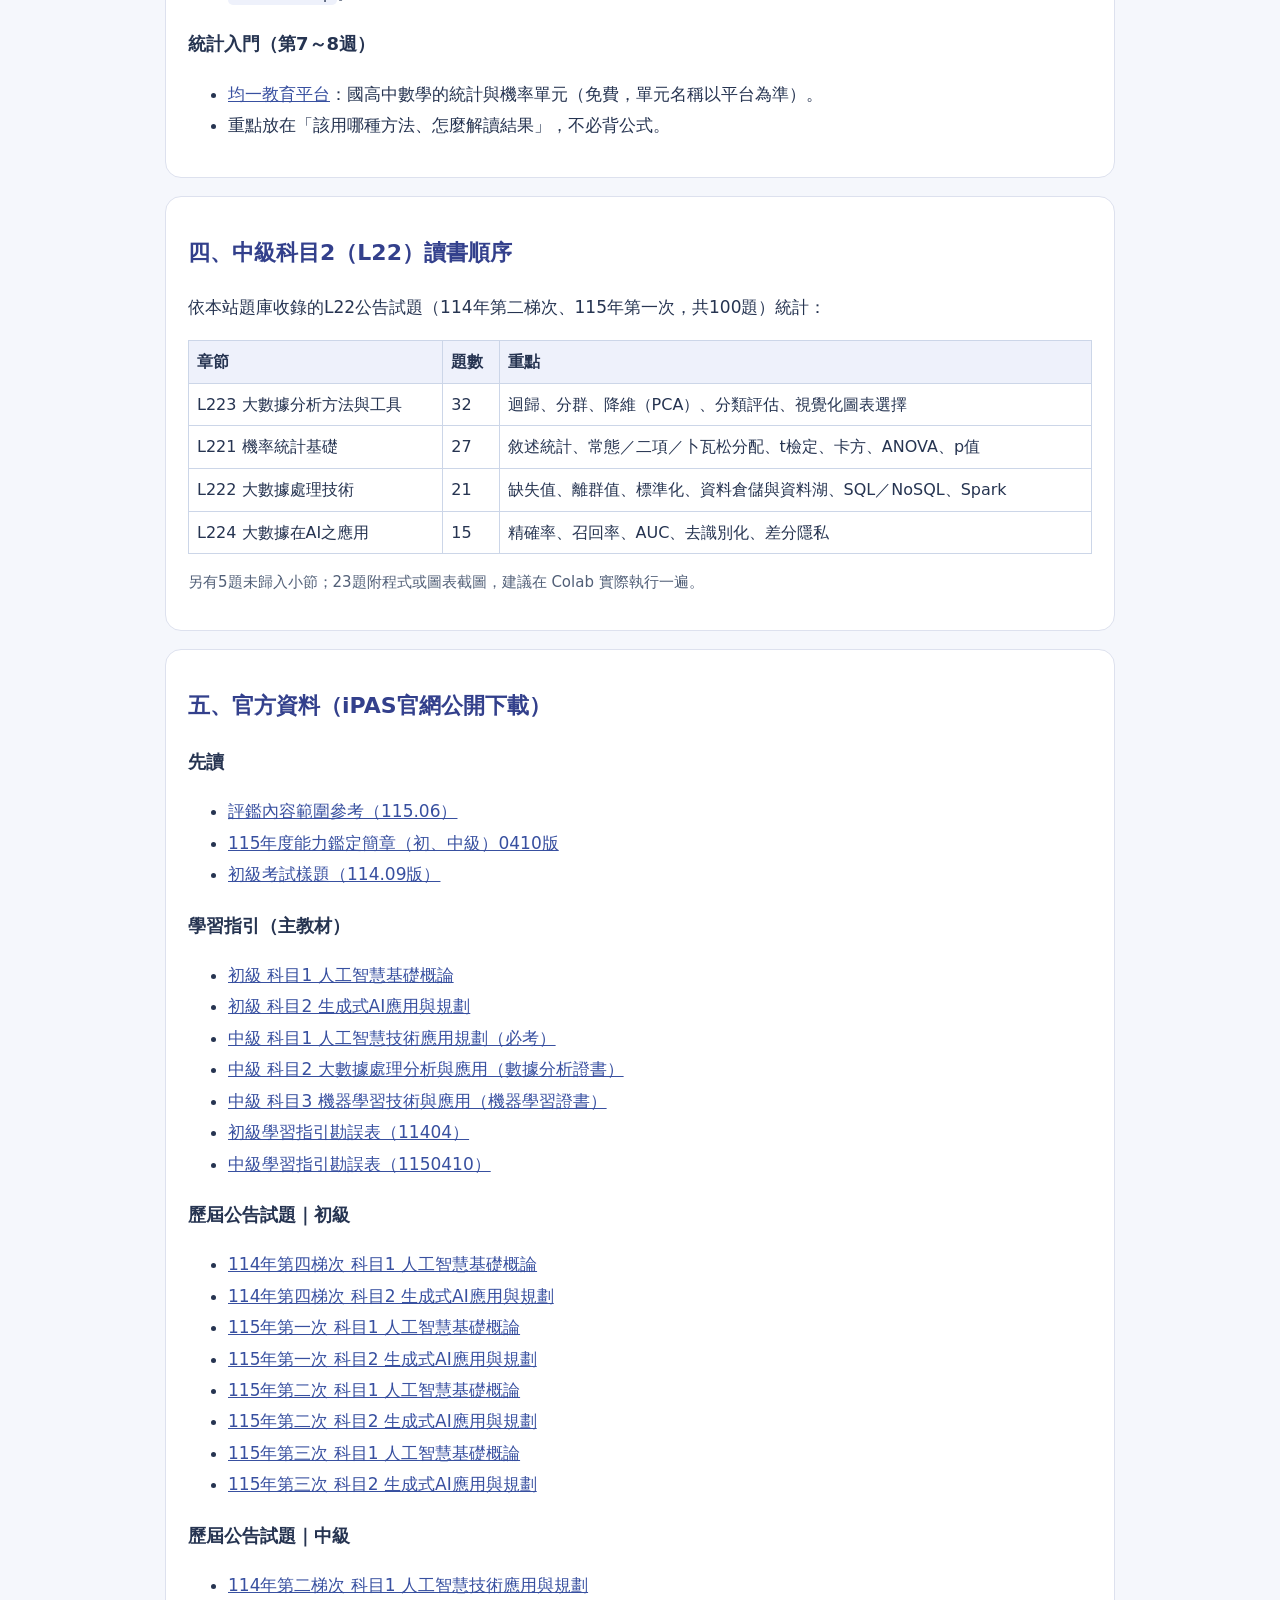
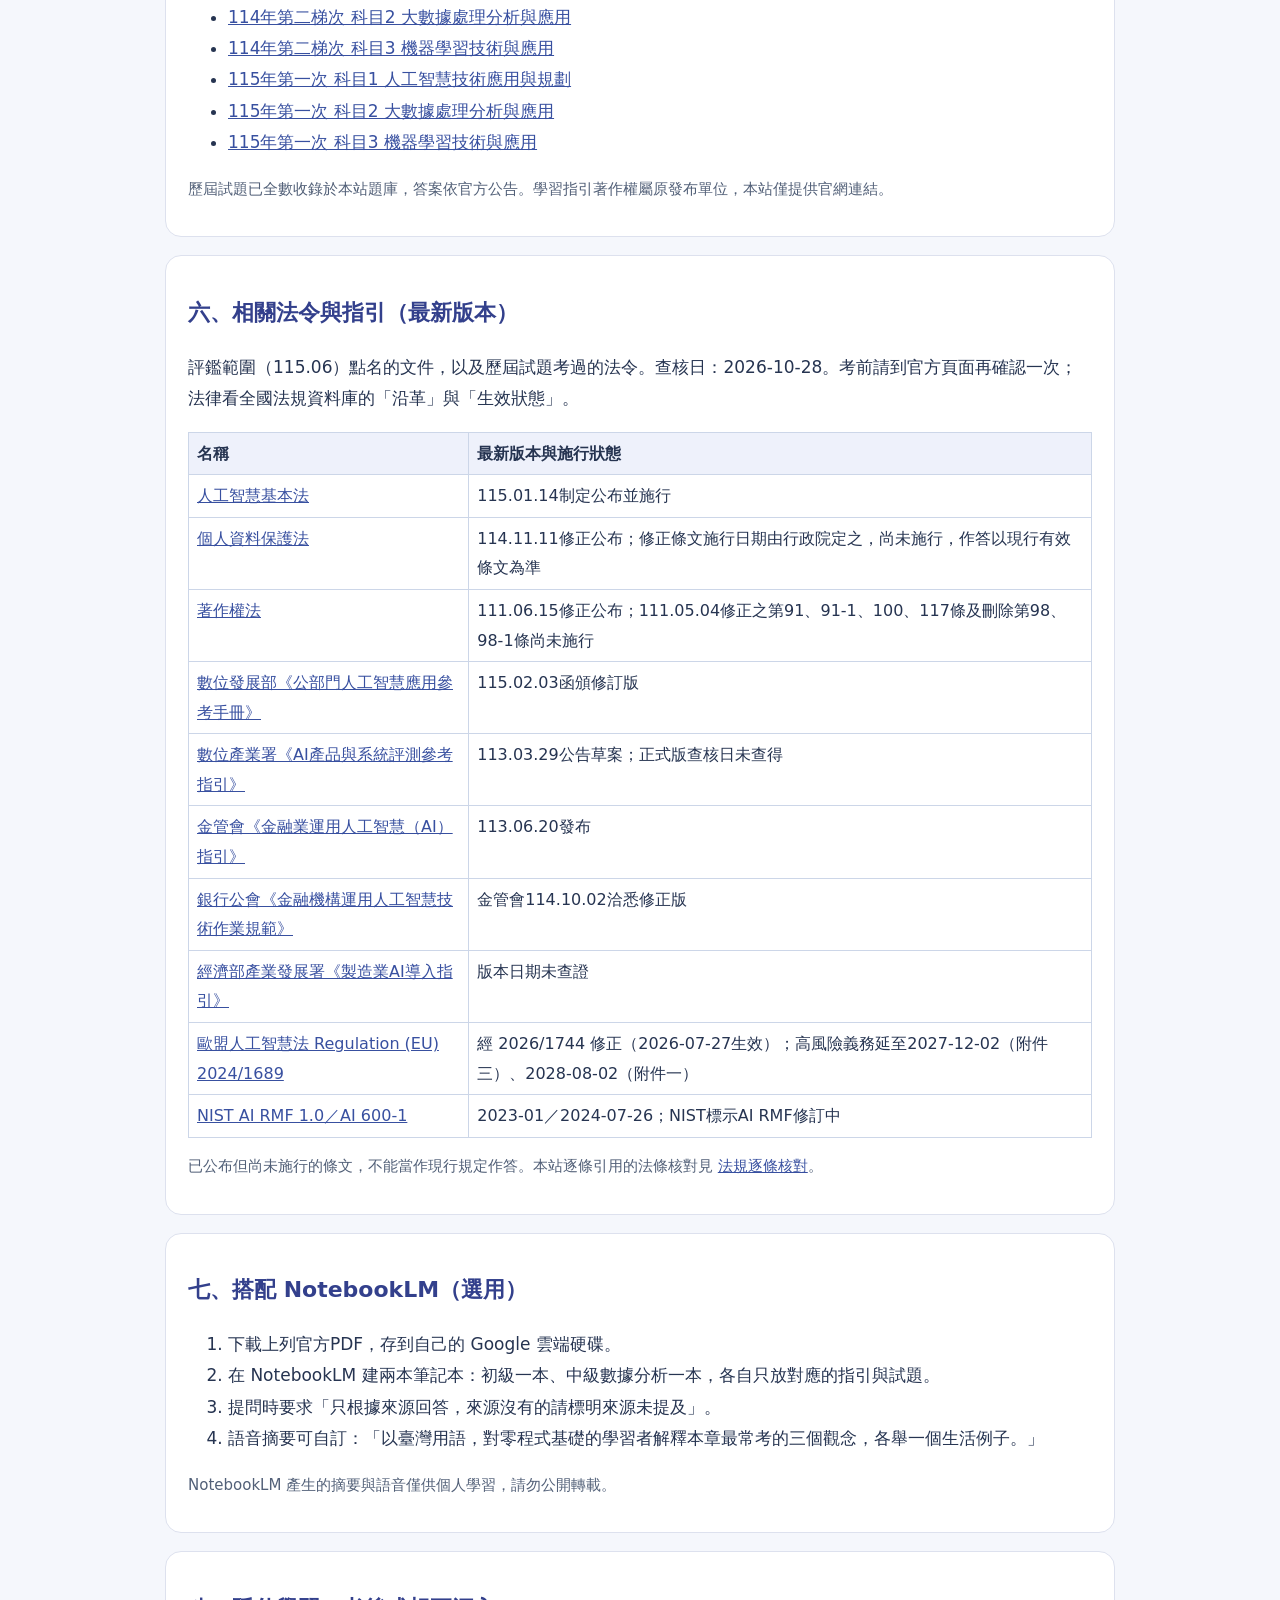
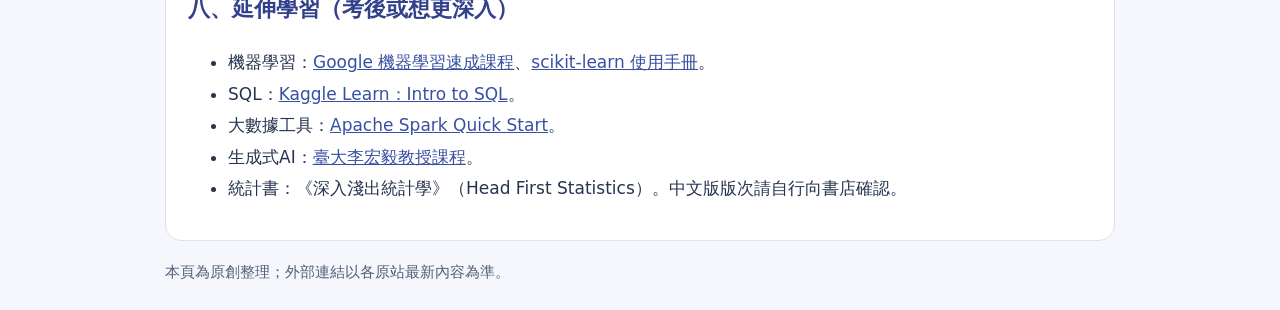
<file: roadmap.html>
<!doctype html><html lang="zh-Hant-TW"><meta charset="utf-8"><meta name="viewport" content="width=device-width,initial-scale=1"><title>學習路線與官方資料｜iPAS AI 備考室</title><style>body{max-width:950px;margin:25px auto;padding:0 18px;background:#f5f7fc;color:#263451;font:17px/1.85 system-ui,"Microsoft JhengHei",sans-serif}header,section{background:#fff;border:1px solid #dde1ee;border-radius:16px;padding:18px 22px;margin:18px 0}h1{font-size:28px;margin:.2em 0}h2{font-size:22px;color:#33408c}h3{font-size:18px}a{color:#3850a0;overflow-wrap:anywhere}table{border-collapse:collapse;width:100%;font-size:16px}th,td{border:1px solid #ccd6e8;padding:6px 8px;text-align:left;vertical-align:top}th{background:#eef1fb}code{background:#eef1fb;padding:1px 5px;border-radius:5px;font-size:15px}.muted{font-size:15px;color:#526078}.wrap{overflow-x:auto}</style>
<header><h1>學習路線與官方資料</h1><p>給零程式基礎、想取得「AI應用規劃師（數據分析）」的學習者。先打地基，再考初級，最後考中級科目1＋科目2。</p><p class="muted">整理日期：2026-10-28（法令查核日同）。考試規定以 <a href="https://www.ipas.org.tw/certification/AIAP/exam-info" target="_blank" rel="noopener">iPAS 官網考試資訊</a> 及當年度簡章為準。</p><a href="./">返回備考室</a></header>
<section id="rules"><h2>一、考試規則重點</h2><ul>
<li>初級兩科：人工智慧基礎概論、生成式AI應用與規劃。同時報考須平均70分，且每科不低於60分。</li>
<li>中級：科目1必考；科目2（大數據）取得數據分析證書，科目3（機器學習）取得機器學習證書；兩科均須70分。單科70分以上成績保留三年度。</li>
<li>中級科目2、3約25%為程式題（Python語法、程式邏輯、程式片段解析）。依據：<a href="https://www.ipas.org.tw/certification/AIAP/news/ffdba0fcdbda40baadeef2a1bdc0230e" target="_blank" rel="noopener">官網公告（2026-03-31）</a>。</li>
<li>116年考試日期尚未公告。115年為初級3、5、8、11月，中級5、11月，可作為排程參考。</li></ul></section>
<section id="path"><h2>二、數據分析路線</h2><div class="wrap"><table><tr><th>階段</th><th>建議時間</th><th>內容</th><th>進入下一階段的標準</th></tr>
<tr><td>0 地基</td><td>約8週</td><td>Python入門、pandas、統計入門</td><td>看得懂短的 pandas 程式；能解釋平均數、標準差、常態分配、p值</td></tr>
<tr><td>1 初級</td><td>約3個月</td><td>本站初級16節＋8份初級公告試題</td><td>初級整卷模擬考兩科都達80分以上</td></tr>
<tr><td>2 中級</td><td>約3個月</td><td>本站中級L21、L22＋程式題專練</td><td>L21、L22整卷模擬考達75分以上</td></tr>
<tr><td>3 補強</td><td>到下一梯次</td><td>未過科目的弱點小節與錯題</td><td>弱點小節錯題重練答對率80%以上</td></tr></table></div>
<p class="muted">以每週6～8小時估算。平日每天約1小時：閱讀30分鐘、做題20分鐘、錯題10分鐘。</p></section>
<section id="foundation"><h2>三、階段0｜零基礎地基（免費資源）</h2>
<h3>Python 基本語法（第1～3週）</h3><ul><li>練習環境：<a href="https://colab.research.google.com/" target="_blank" rel="noopener">Google Colab</a>，瀏覽器即可寫程式，免安裝。</li><li><a href="https://docs.python.org/zh-tw/3/tutorial/" target="_blank" rel="noopener">Python 官方教學（繁體中文）</a>：讀第3～5章。</li><li><a href="https://www.kaggle.com/learn/python" target="_blank" rel="noopener">Kaggle Learn：Python</a>（免費，英文介面，附練習）。</li><li>必會：變數與型別、list、dict、if、for、函式、索引與切片。</li></ul>
<h3>資料分析工具（第4～6週）</h3><ul><li><a href="https://www.kaggle.com/learn/pandas" target="_blank" rel="noopener">Kaggle Learn：Pandas</a>、<a href="https://www.kaggle.com/learn/data-visualization" target="_blank" rel="noopener">Data Visualization</a>。</li><li><a href="https://wesmckinney.com/book" target="_blank" rel="noopener">McKinney《Python for Data Analysis》第3版官方免費線上版（英文）</a>：第4、5、7、9章。</li><li>歷屆題常見語法：<code>pd.read_csv</code> <code>df.head</code> <code>df.describe</code> <code>df.isnull().sum()</code> <code>fillna</code> <code>dropna</code> <code>groupby(...).mean()</code> <code>sort_values</code> <code>value_counts</code> <code>merge</code> <code>np.std(axis=0)</code> <code>plt.hist</code> <code>plt.boxplot</code> <code>sns.heatmap</code>。</li></ul>
<h3>統計入門（第7～8週）</h3><ul><li><a href="https://www.junyiacademy.org/" target="_blank" rel="noopener">均一教育平台</a>：國高中數學的統計與機率單元（免費，單元名稱以平台為準）。</li><li>重點放在「該用哪種方法、怎麼解讀結果」，不必背公式。</li></ul></section>
<section id="l22"><h2>四、中級科目2（L22）讀書順序</h2><p>依本站題庫收錄的L22公告試題（114年第二梯次、115年第一次，共100題）統計：</p><div class="wrap"><table><tr><th>章節</th><th>題數</th><th>重點</th></tr>
<tr><td>L223 大數據分析方法與工具</td><td>32</td><td>迴歸、分群、降維（PCA）、分類評估、視覺化圖表選擇</td></tr>
<tr><td>L221 機率統計基礎</td><td>27</td><td>敘述統計、常態／二項／卜瓦松分配、t檢定、卡方、ANOVA、p值</td></tr>
<tr><td>L222 大數據處理技術</td><td>21</td><td>缺失值、離群值、標準化、資料倉儲與資料湖、SQL／NoSQL、Spark</td></tr>
<tr><td>L224 大數據在AI之應用</td><td>15</td><td>精確率、召回率、AUC、去識別化、差分隱私</td></tr></table></div>
<p class="muted">另有5題未歸入小節；23題附程式或圖表截圖，建議在 Colab 實際執行一遍。</p></section>
<section id="sources"><h2>五、官方資料（iPAS官網公開下載）</h2>
<h3>先讀</h3><ul><li><a href="https://www.ipas.org.tw/api/proxy/uploads/certification_attachment/8039a24c849c4fb4a6dd7f942576d4f8/AI%E6%87%89%E7%94%A8%E8%A6%8F%E5%8A%83%E5%B8%AB%E8%83%BD%E5%8A%9B%E9%91%91%E5%AE%9A_%E8%A9%95%E9%91%91%E5%85%A7%E5%AE%B9%E7%AF%84%E5%9C%8D%E5%8F%83%E8%80%83_11506_20260602161501.pdf" target="_blank" rel="noopener">評鑑內容範圍參考（115.06）</a></li><li><a href="https://www.ipas.org.tw/api/proxy/uploads/certification/AIAP/115%E5%B9%B4%E5%BA%A6AI%E6%87%89%E7%94%A8%E8%A6%8F%E5%8A%83%E5%B8%AB%E8%83%BD%E5%8A%9B%E9%91%91%E5%AE%9A%E7%B0%A1%E7%AB%A0(%E5%88%9D%E3%80%81%E4%B8%AD%E7%B4%9A)_0410_20260410115646.pdf" target="_blank" rel="noopener">115年度能力鑑定簡章（初、中級）0410版</a></li><li><a href="https://www.ipas.org.tw/api/proxy/uploads/certification_resource/bf93f438f7be48d295c1b40a34d79f3d/iPAS%20AI%E6%87%89%E7%94%A8%E8%A6%8F%E5%8A%83%E5%B8%AB%E5%88%9D%E7%B4%9A%E8%83%BD%E5%8A%9B%E9%91%91%E5%AE%9A-%E8%80%83%E8%A9%A6%E6%A8%A3%E9%A1%8C(114%E5%B9%B49%E6%9C%88%E7%89%88)_20251226162246.pdf" target="_blank" rel="noopener">初級考試樣題（114.09版）</a></li></ul>
<h3>學習指引（主教材）</h3><ul><li><a href="https://www.ipas.org.tw/api/proxy/uploads/certification_resource/bf93f438f7be48d295c1b40a34d79f3d/AI%E6%87%89%E7%94%A8%E8%A6%8F%E5%8A%83%E5%B8%AB(%E5%88%9D%E7%B4%9A)-%E5%AD%B8%E7%BF%92%E6%8C%87%E5%BC%95-%E7%A7%91%E7%9B%AE1_%E4%BA%BA%E5%B7%A5%E6%99%BA%E6%85%A7%E5%9F%BA%E7%A4%8E%E6%A6%82%E8%AB%961141203_20251222172144.pdf" target="_blank" rel="noopener">初級 科目1 人工智慧基礎概論</a></li><li><a href="https://www.ipas.org.tw/api/proxy/uploads/certification_resource/bf93f438f7be48d295c1b40a34d79f3d/AI%E6%87%89%E7%94%A8%E8%A6%8F%E5%8A%83%E5%B8%AB(%E5%88%9D%E7%B4%9A)-%E5%AD%B8%E7%BF%92%E6%8C%87%E5%BC%95-%E7%A7%91%E7%9B%AE2_%E7%94%9F%E6%88%90%E5%BC%8FAI%E6%87%89%E7%94%A8%E8%88%87%E8%A6%8F%E5%8A%83114123_20251222172159.pdf" target="_blank" rel="noopener">初級 科目2 生成式AI應用與規劃</a></li><li><a href="https://www.ipas.org.tw/api/proxy/uploads/certification_resource/bf93f438f7be48d295c1b40a34d79f3d/AI%E6%87%89%E7%94%A8%E8%A6%8F%E5%8A%83%E5%B8%AB(%E4%B8%AD%E7%B4%9A)-%E5%AD%B8%E7%BF%92%E6%8C%87%E5%BC%95-%E7%A7%91%E7%9B%AE1%E4%BA%BA%E5%B7%A5%E6%99%BA%E6%85%A7%E6%8A%80%E8%A1%93%E6%87%89%E7%94%A8%E8%A6%8F%E5%8A%83_20251222101833.pdf" target="_blank" rel="noopener">中級 科目1 人工智慧技術應用規劃（必考）</a></li><li><a href="https://www.ipas.org.tw/api/proxy/uploads/certification_resource/bf93f438f7be48d295c1b40a34d79f3d/AI%E6%87%89%E7%94%A8%E8%A6%8F%E5%8A%83%E5%B8%AB(%E4%B8%AD%E7%B4%9A)-%E5%AD%B8%E7%BF%92%E6%8C%87%E5%BC%95-%E7%A7%91%E7%9B%AE2%E5%A4%A7%E6%95%B8%E6%93%9A%E8%99%95%E7%90%86%E5%88%86%E6%9E%90%E8%88%87%E6%87%89%E7%94%A8_20251222101850.pdf" target="_blank" rel="noopener">中級 科目2 大數據處理分析與應用（數據分析證書）</a></li><li><a href="https://www.ipas.org.tw/api/proxy/uploads/certification_resource/bf93f438f7be48d295c1b40a34d79f3d/AI%E6%87%89%E7%94%A8%E8%A6%8F%E5%8A%83%E5%B8%AB(%E4%B8%AD%E7%B4%9A)-%E5%AD%B8%E7%BF%92%E6%8C%87%E5%BC%95-%E7%A7%91%E7%9B%AE3%E6%A9%9F%E5%99%A8%E5%AD%B8%E7%BF%92%E6%8A%80%E8%A1%93%E8%88%87%E6%87%89%E7%94%A8_20251222101907.pdf" target="_blank" rel="noopener">中級 科目3 機器學習技術與應用（機器學習證書）</a></li><li><a href="https://www.ipas.org.tw/api/proxy/uploads/certification_resource/bf93f438f7be48d295c1b40a34d79f3d/AI%E6%87%89%E7%94%A8%E8%A6%8F%E5%8A%83%E5%B8%AB(%E5%88%9D%E7%B4%9A)%E5%AD%B8%E7%BF%92%E6%8C%87%E5%BC%95%E5%8B%98%E8%AA%A4%E8%A1%A811404_20251222101819.pdf" target="_blank" rel="noopener">初級學習指引勘誤表（11404）</a></li><li><a href="https://www.ipas.org.tw/api/proxy/uploads/certification_resource/bf93f438f7be48d295c1b40a34d79f3d/AI%E6%87%89%E7%94%A8%E8%A6%8F%E5%8A%83%E5%B8%AB(%E4%B8%AD%E7%B4%9A)_%E5%AD%B8%E7%BF%92%E6%8C%87%E5%BC%95%E5%8B%98%E8%AA%A4%E8%A1%A8_1150410_20260410150331.pdf" target="_blank" rel="noopener">中級學習指引勘誤表（1150410）</a></li></ul>
<h3>歷屆公告試題｜初級</h3><ul><li><a href="https://www.ipas.org.tw/api/proxy/uploads/certification_resource/bf93f438f7be48d295c1b40a34d79f3d/114%E5%B9%B4%E7%AC%AC%E5%9B%9B%E6%A2%AF%E6%AC%A1%E5%88%9D%E7%B4%9AAI%E6%87%89%E7%94%A8%E8%A6%8F%E5%8A%83%E5%B8%AB%E7%AC%AC%E4%B8%80%E7%A7%91%E4%BA%BA%E5%B7%A5%E6%99%BA%E6%85%A7%E5%9F%BA%E7%A4%8E%E6%A6%82%E8%AB%96(%E7%95%B6%E6%AC%A1%E8%A9%A6%E9%A1%8C%E5%85%AC%E5%91%8A114_20251226000442.pdf" target="_blank" rel="noopener">114年第四梯次 科目1 人工智慧基礎概論</a></li><li><a href="https://www.ipas.org.tw/api/proxy/uploads/certification_resource/bf93f438f7be48d295c1b40a34d79f3d/114%E5%B9%B4%E7%AC%AC%E5%9B%9B%E6%A2%AF%E6%AC%A1%E5%88%9D%E7%B4%9AAI%E6%87%89%E7%94%A8%E8%A6%8F%E5%8A%83%E5%B8%AB%E7%AC%AC%E4%BA%8C%E7%A7%91%E7%94%9F%E6%88%90%E5%BC%8FAI%E6%87%89%E7%94%A8%E8%88%87%E8%A6%8F%E5%8A%83(%E7%95%B6%E6%AC%A1%E8%A9%A6%E9%A1%8C%E5%85%AC%E5%91%8A114_20251226000507.pdf" target="_blank" rel="noopener">114年第四梯次 科目2 生成式AI應用與規劃</a></li><li><a href="https://www.ipas.org.tw/api/proxy/uploads/certification_resource/bf93f438f7be48d295c1b40a34d79f3d/115%E5%B9%B4%E7%AC%AC%E4%B8%80%E6%AC%A1%E5%88%9D%E7%B4%9AAI%E6%87%89%E7%94%A8%E8%A6%8F%E5%8A%83%E5%B8%AB_%E7%AC%AC%E4%B8%80%E7%A7%91_%E4%BA%BA%E5%B7%A5%E6%99%BA%E6%85%A7%E5%9F%BA%E7%A4%8E%E6%A6%82%E8%AB%96_%E5%85%AC%E5%91%8A%E8%A9%A6%E9%A1%8C_20260410164304.pdf" target="_blank" rel="noopener">115年第一次 科目1 人工智慧基礎概論</a></li><li><a href="https://www.ipas.org.tw/api/proxy/uploads/certification_resource/bf93f438f7be48d295c1b40a34d79f3d/115%E5%B9%B4%E7%AC%AC%E4%B8%80%E6%AC%A1%E5%88%9D%E7%B4%9AAI%E6%87%89%E7%94%A8%E8%A6%8F%E5%8A%83%E5%B8%AB_%E7%AC%AC%E4%BA%8C%E7%A7%91_%E7%94%9F%E6%88%90%E5%BC%8FAI%E6%87%89%E7%94%A8%E8%88%87%E8%A6%8F%E5%8A%83_%E5%85%AC%E5%91%8A%E8%A9%A6%E9%A1%8C_20260410164328.pdf" target="_blank" rel="noopener">115年第一次 科目2 生成式AI應用與規劃</a></li><li><a href="https://www.ipas.org.tw/api/proxy/uploads/certification_resource/bf93f438f7be48d295c1b40a34d79f3d/115%E5%B9%B4%E7%AC%AC%E4%BA%8C%E6%AC%A1%E5%88%9D%E7%B4%9AAI%E6%87%89%E7%94%A8%E8%A6%8F%E5%8A%83%E5%B8%AB_%E7%AC%AC%E4%B8%80%E7%A7%91_%E4%BA%BA%E5%B7%A5%E6%99%BA%E6%85%A7%E5%9F%BA%E7%A4%8E%E6%A6%82%E8%AB%96_%E5%85%AC%E5%91%8A%E8%A9%A6%E9%A1%8C_20260604212644.pdf" target="_blank" rel="noopener">115年第二次 科目1 人工智慧基礎概論</a></li><li><a href="https://www.ipas.org.tw/api/proxy/uploads/certification_resource/bf93f438f7be48d295c1b40a34d79f3d/115%E5%B9%B4%E7%AC%AC%E4%BA%8C%E6%AC%A1%E5%88%9D%E7%B4%9AAI%E6%87%89%E7%94%A8%E8%A6%8F%E5%8A%83%E5%B8%AB_%E7%AC%AC%E4%BA%8C%E7%A7%91_%E7%94%9F%E6%88%90%E5%BC%8FAI%E6%87%89%E7%94%A8%E8%88%87%E8%A6%8F%E5%8A%83_%E5%85%AC%E5%91%8A%E8%A9%A6%E9%A1%8C_20260604212719.pdf" target="_blank" rel="noopener">115年第二次 科目2 生成式AI應用與規劃</a></li><li><a href="https://www.ipas.org.tw/api/proxy/uploads/certification_resource/bf93f438f7be48d295c1b40a34d79f3d/115%E5%B9%B4%E7%AC%AC%E4%B8%89%E6%AC%A1%E5%88%9D%E7%B4%9AAI%E6%87%89%E7%94%A8%E8%A6%8F%E5%8A%83%E5%B8%AB_%E7%AC%AC%E4%B8%80%E7%A7%91_%E4%BA%BA%E5%B7%A5%E6%99%BA%E6%85%A7%E5%9F%BA%E7%A4%8E%E6%A6%82%E8%AB%96_%E5%85%AC%E5%91%8A%E8%A9%A6%E9%A1%8C_20260906220418.pdf" target="_blank" rel="noopener">115年第三次 科目1 人工智慧基礎概論</a></li><li><a href="https://www.ipas.org.tw/api/proxy/uploads/certification_resource/bf93f438f7be48d295c1b40a34d79f3d/115%E5%B9%B4%E7%AC%AC%E4%B8%89%E6%AC%A1%E5%88%9D%E7%B4%9AAI%E6%87%89%E7%94%A8%E8%A6%8F%E5%8A%83%E5%B8%AB_%E7%AC%AC%E4%BA%8C%E7%A7%91_%E7%94%9F%E6%88%90%E5%BC%8FAI%E6%87%89%E7%94%A8%E8%88%87%E8%A6%8F%E5%8A%83_%E5%85%AC%E5%91%8A%E8%A9%A6%E9%A1%8C_20260906220452.pdf" target="_blank" rel="noopener">115年第三次 科目2 生成式AI應用與規劃</a></li></ul>
<h3>歷屆公告試題｜中級</h3><ul><li><a href="https://www.ipas.org.tw/api/proxy/uploads/certification_resource/bf93f438f7be48d295c1b40a34d79f3d/114%E5%B9%B4%E7%AC%AC%E4%BA%8C%E6%A2%AF%E6%AC%A1%E4%B8%AD%E7%B4%9AAI%E6%87%89%E7%94%A8%E8%A6%8F%E5%8A%83%E5%B8%AB%E7%AC%AC%E4%B8%80%E7%A7%91%E4%BA%BA%E5%B7%A5%E6%99%BA%E6%85%A7%E6%8A%80%E8%A1%93%E6%87%89%E7%94%A8%E8%88%87%E8%A6%8F%E5%8A%83(%E7%95%B6%E6%AC%A1%E8%A9%A6%E9%A1%8C%E5%85%AC%E5%91%8A114_20251226000616.pdf" target="_blank" rel="noopener">114年第二梯次 科目1 人工智慧技術應用與規劃</a></li><li><a href="https://www.ipas.org.tw/api/proxy/uploads/certification_resource/bf93f438f7be48d295c1b40a34d79f3d/114%E5%B9%B4%E7%AC%AC%E4%BA%8C%E6%A2%AF%E6%AC%A1%E4%B8%AD%E7%B4%9AAI%E6%87%89%E7%94%A8%E8%A6%8F%E5%8A%83%E5%B8%AB%E7%AC%AC%E4%BA%8C%E7%A7%91%E5%A4%A7%E6%95%B8%E6%93%9A%E8%99%95%E7%90%86%E5%88%86%E6%9E%90%E8%88%87%E6%87%89%E7%94%A8(%E7%95%B6%E6%AC%A1%E8%A9%A6%E9%A1%8C%E5%85%AC%E5%91%8A114_20251226000634.pdf" target="_blank" rel="noopener">114年第二梯次 科目2 大數據處理分析與應用</a></li><li><a href="https://www.ipas.org.tw/api/proxy/uploads/certification_resource/bf93f438f7be48d295c1b40a34d79f3d/114%E5%B9%B4%E7%AC%AC%E4%BA%8C%E6%A2%AF%E6%AC%A1%E4%B8%AD%E7%B4%9AAI%E6%87%89%E7%94%A8%E8%A6%8F%E5%8A%83%E5%B8%AB%E7%AC%AC%E4%B8%89%E7%A7%91%E6%A9%9F%E5%99%A8%E5%AD%B8%E7%BF%92%E6%8A%80%E8%A1%93%E8%88%87%E6%87%89%E7%94%A8(%E7%95%B6%E6%AC%A1%E8%A9%A6%E9%A1%8C%E5%85%AC%E5%91%8A114_20251226000650.pdf" target="_blank" rel="noopener">114年第二梯次 科目3 機器學習技術與應用</a></li><li><a href="https://www.ipas.org.tw/api/proxy/uploads/certification_resource/bf93f438f7be48d295c1b40a34d79f3d/115%E5%B9%B4%E7%AC%AC%E4%B8%80%E6%AC%A1%E4%B8%AD%E7%B4%9AAI%E6%87%89%E7%94%A8%E8%A6%8F%E5%8A%83%E5%B8%AB_%E7%AC%AC%E4%B8%80%E7%A7%91_%E4%BA%BA%E5%B7%A5%E6%99%BA%E6%85%A7%E6%8A%80%E8%A1%93%E6%87%89%E7%94%A8%E8%88%87%E8%A6%8F%E5%8A%83_%E5%85%AC%E5%91%8A%E8%A9%A6%E9%A1%8C_20260615003359.pdf" target="_blank" rel="noopener">115年第一次 科目1 人工智慧技術應用與規劃</a></li><li><a href="https://www.ipas.org.tw/api/proxy/uploads/certification_resource/bf93f438f7be48d295c1b40a34d79f3d/115%E5%B9%B4%E7%AC%AC%E4%B8%80%E6%AC%A1%E4%B8%AD%E7%B4%9AAI%E6%87%89%E7%94%A8%E8%A6%8F%E5%8A%83%E5%B8%AB_%E7%AC%AC%E4%BA%8C%E7%A7%91_%E5%A4%A7%E6%95%B8%E6%93%9A%E8%99%95%E7%90%86%E5%88%86%E6%9E%90%E8%88%87%E6%87%89%E7%94%A8_%E5%85%AC%E5%91%8A%E8%A9%A6%E9%A1%8C_20260615003417.pdf" target="_blank" rel="noopener">115年第一次 科目2 大數據處理分析與應用</a></li><li><a href="https://www.ipas.org.tw/api/proxy/uploads/certification_resource/bf93f438f7be48d295c1b40a34d79f3d/115%E5%B9%B4%E7%AC%AC%E4%B8%80%E6%AC%A1%E4%B8%AD%E7%B4%9AAI%E6%87%89%E7%94%A8%E8%A6%8F%E5%8A%83%E5%B8%AB_%E7%AC%AC%E4%B8%89%E7%A7%91_%E6%A9%9F%E5%99%A8%E5%AD%B8%E7%BF%92%E6%8A%80%E8%A1%93%E8%88%87%E6%87%89%E7%94%A8_%E5%85%AC%E5%91%8A%E8%A9%A6%E9%A1%8C_20260615003428.pdf" target="_blank" rel="noopener">115年第一次 科目3 機器學習技術與應用</a></li></ul>
<p class="muted">歷屆試題已全數收錄於本站題庫，答案依官方公告。學習指引著作權屬原發布單位，本站僅提供官網連結。</p></section>
<section id="laws"><h2>六、相關法令與指引（最新版本）</h2><p>評鑑範圍（115.06）點名的文件，以及歷屆試題考過的法令。查核日：2026-10-28。考前請到官方頁面再確認一次；法律看全國法規資料庫的「沿革」與「生效狀態」。</p><div class="wrap"><table><tr><th>名稱</th><th>最新版本與施行狀態</th></tr><tr><td><a href="https://law.moj.gov.tw/LawClass/LawAll.aspx?pcode=H0160093" target="_blank" rel="noopener">人工智慧基本法</a></td><td>115.01.14制定公布並施行</td></tr><tr><td><a href="https://law.moj.gov.tw/LawClass/LawAll.aspx?pcode=I0050021" target="_blank" rel="noopener">個人資料保護法</a></td><td>114.11.11修正公布；修正條文施行日期由行政院定之，尚未施行，作答以現行有效條文為準</td></tr><tr><td><a href="https://law.moj.gov.tw/LawClass/LawAll.aspx?pcode=J0070017" target="_blank" rel="noopener">著作權法</a></td><td>111.06.15修正公布；111.05.04修正之第91、91-1、100、117條及刪除第98、98-1條尚未施行</td></tr><tr><td><a href="https://moda.gov.tw/digital-affairs/digital-service/ai-resource/18248" target="_blank" rel="noopener">數位發展部《公部門人工智慧應用參考手冊》</a></td><td>115.02.03函頒修訂版</td></tr><tr><td><a href="https://moda.gov.tw/ADI/news/bulletin-board/11896" target="_blank" rel="noopener">數位產業署《AI產品與系統評測參考指引》</a></td><td>113.03.29公告草案；正式版查核日未查得</td></tr><tr><td><a href="https://www.fsc.gov.tw/ch/home.jsp?dataserno=202406200001&amp;dtable=News&amp;id=96&amp;mcustomize=news_view.jsp&amp;parentpath=0%2C2" target="_blank" rel="noopener">金管會《金融業運用人工智慧（AI）指引》</a></td><td>113.06.20發布</td></tr><tr><td><a href="https://www.ba.org.tw/memberStandard/details?id=68" target="_blank" rel="noopener">銀行公會《金融機構運用人工智慧技術作業規範》</a></td><td>金管會114.10.02洽悉修正版</td></tr><tr><td><a href="https://eii.nat.gov.tw/moeai-plus" target="_blank" rel="noopener">經濟部產業發展署《製造業AI導入指引》</a></td><td>版本日期未查證</td></tr><tr><td><a href="https://eur-lex.europa.eu/eli/reg/2024/1689/oj" target="_blank" rel="noopener">歐盟人工智慧法 Regulation (EU) 2024/1689</a></td><td>經 2026/1744 修正（2026-07-27生效）；高風險義務延至2027-12-02（附件三）、2028-08-02（附件一）</td></tr><tr><td><a href="https://www.nist.gov/itl/ai-risk-management-framework" target="_blank" rel="noopener">NIST AI RMF 1.0／AI 600-1</a></td><td>2023-01／2024-07-26；NIST標示AI RMF修訂中</td></tr></table></div><p class="muted">已公布但尚未施行的條文，不能當作現行規定作答。本站逐條引用的法條核對見 <a href="legal-checks.html">法規逐條核對</a>。</p></section>
<section id="notebooklm"><h2>七、搭配 NotebookLM（選用）</h2><ol><li>下載上列官方PDF，存到自己的 Google 雲端硬碟。</li><li>在 NotebookLM 建兩本筆記本：初級一本、中級數據分析一本，各自只放對應的指引與試題。</li><li>提問時要求「只根據來源回答，來源沒有的請標明來源未提及」。</li><li>語音摘要可自訂：「以臺灣用語，對零程式基礎的學習者解釋本章最常考的三個觀念，各舉一個生活例子。」</li></ol><p class="muted">NotebookLM 產生的摘要與語音僅供個人學習，請勿公開轉載。</p></section>
<section id="more"><h2>八、延伸學習（考後或想更深入）</h2><ul><li>機器學習：<a href="https://developers.google.com/machine-learning/crash-course" target="_blank" rel="noopener">Google 機器學習速成課程</a>、<a href="https://scikit-learn.org/stable/user_guide.html" target="_blank" rel="noopener">scikit-learn 使用手冊</a>。</li><li>SQL：<a href="https://www.kaggle.com/learn/intro-to-sql" target="_blank" rel="noopener">Kaggle Learn：Intro to SQL</a>。</li><li>大數據工具：<a href="https://spark.apache.org/docs/latest/quick-start.html" target="_blank" rel="noopener">Apache Spark Quick Start</a>。</li><li>生成式AI：<a href="https://speech.ee.ntu.edu.tw/~hylee/genai/2024-spring.php" target="_blank" rel="noopener">臺大李宏毅教授課程</a>。</li><li>統計書：《深入淺出統計學》（Head First Statistics）。中文版版次請自行向書店確認。</li></ul></section>
<p class="muted">本頁為原創整理；外部連結以各原站最新內容為準。</p></html>
</file>
